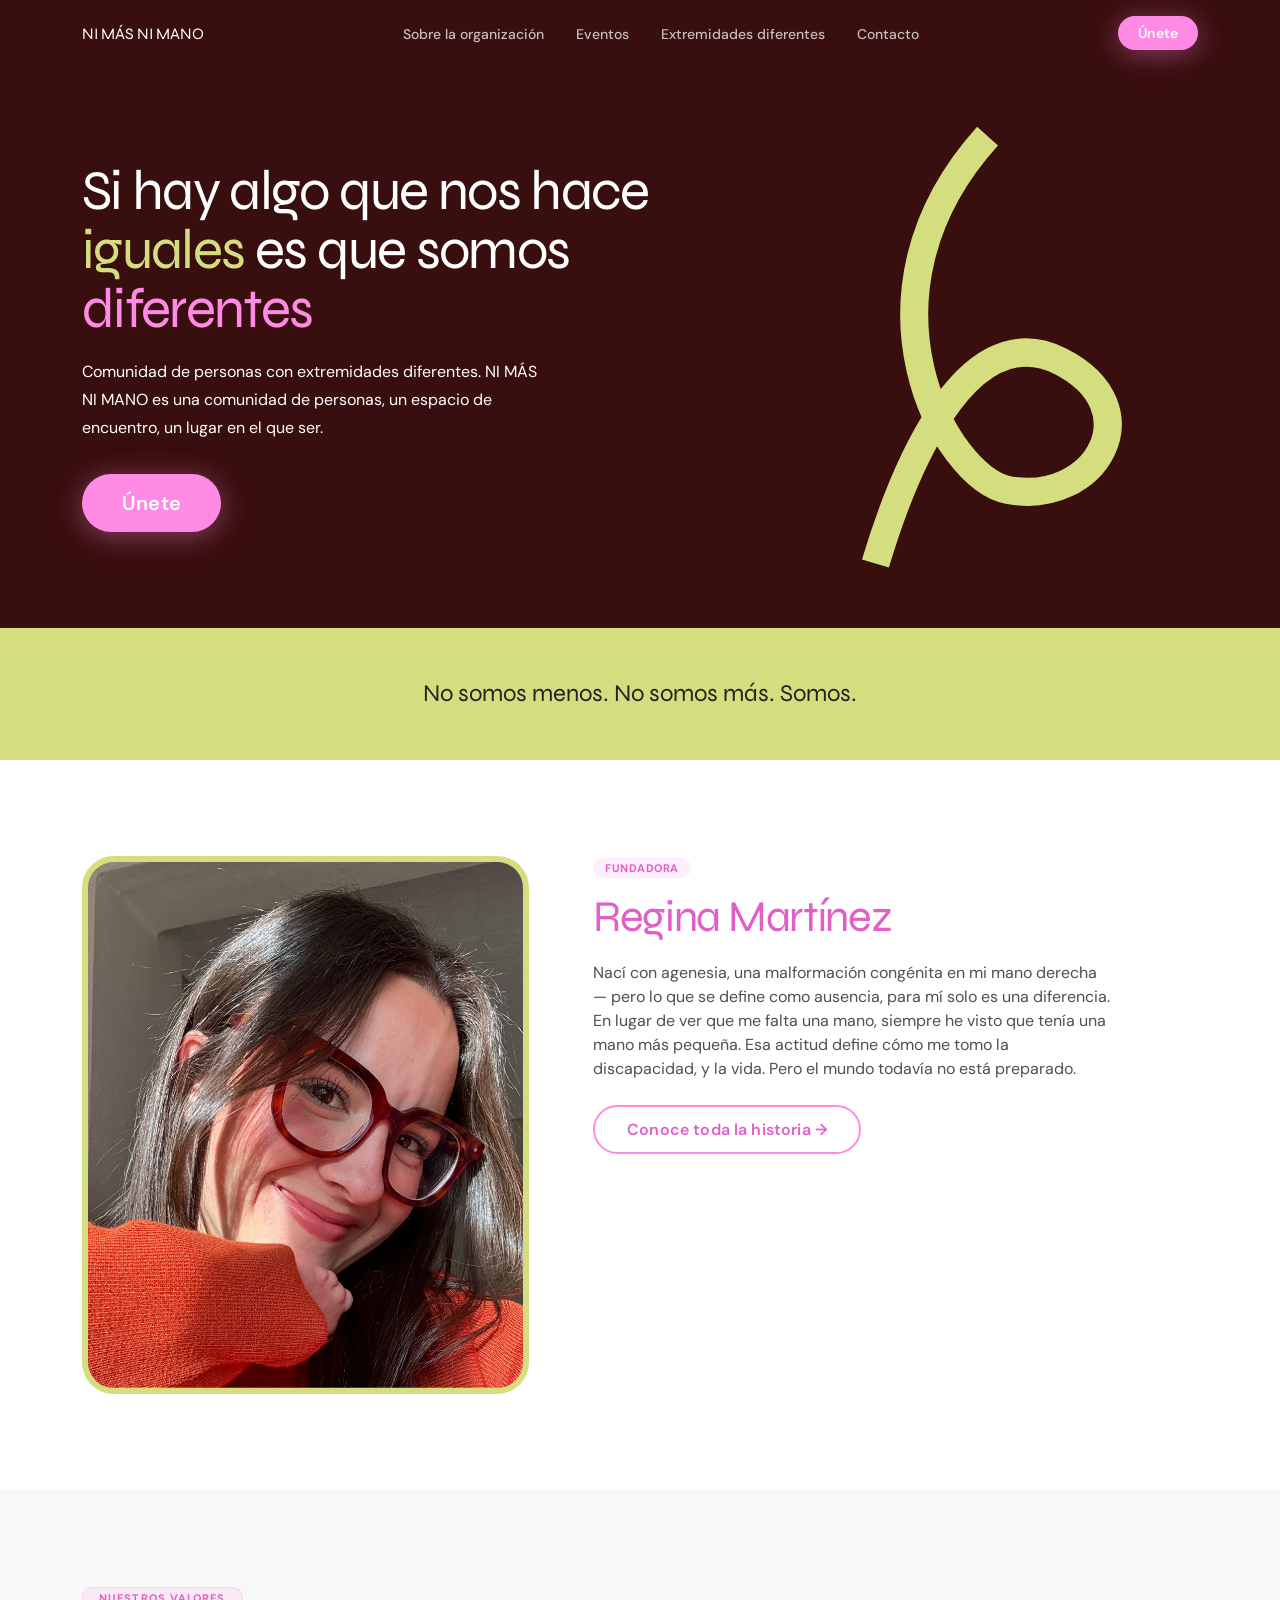
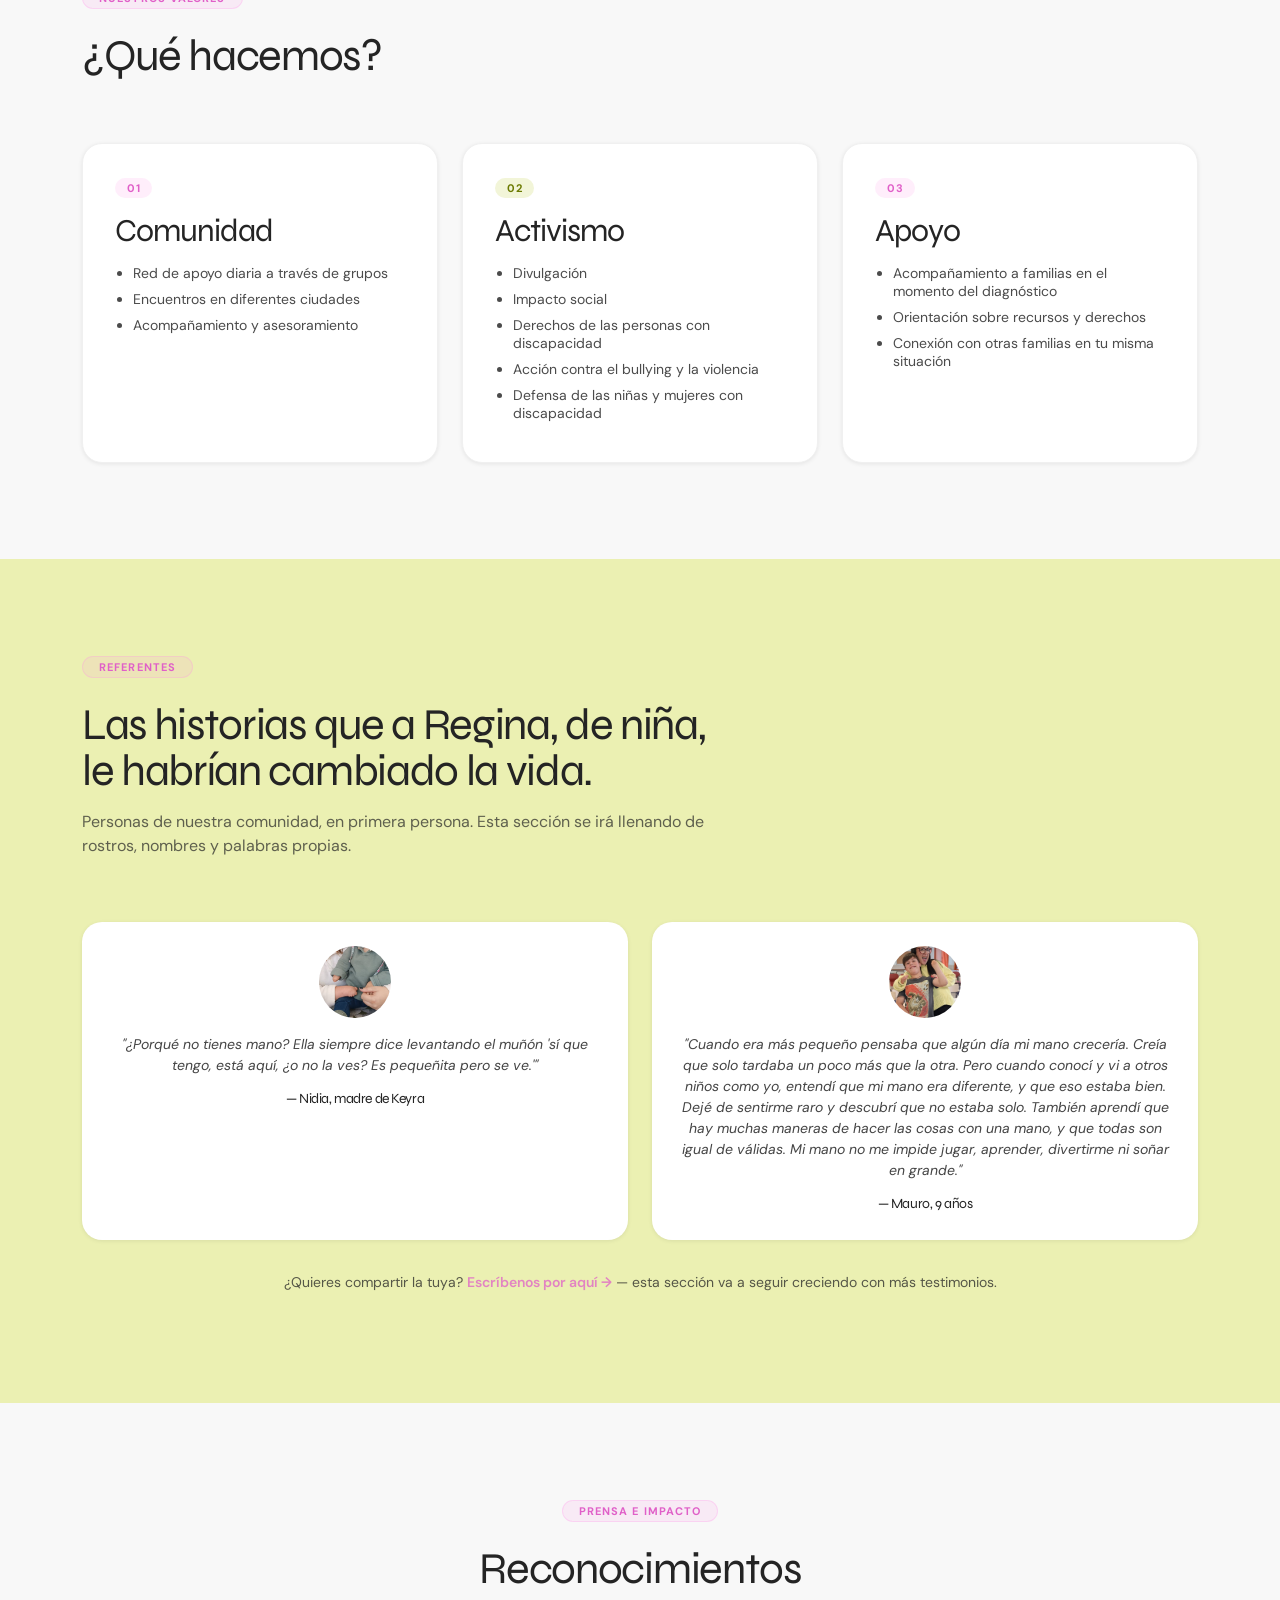
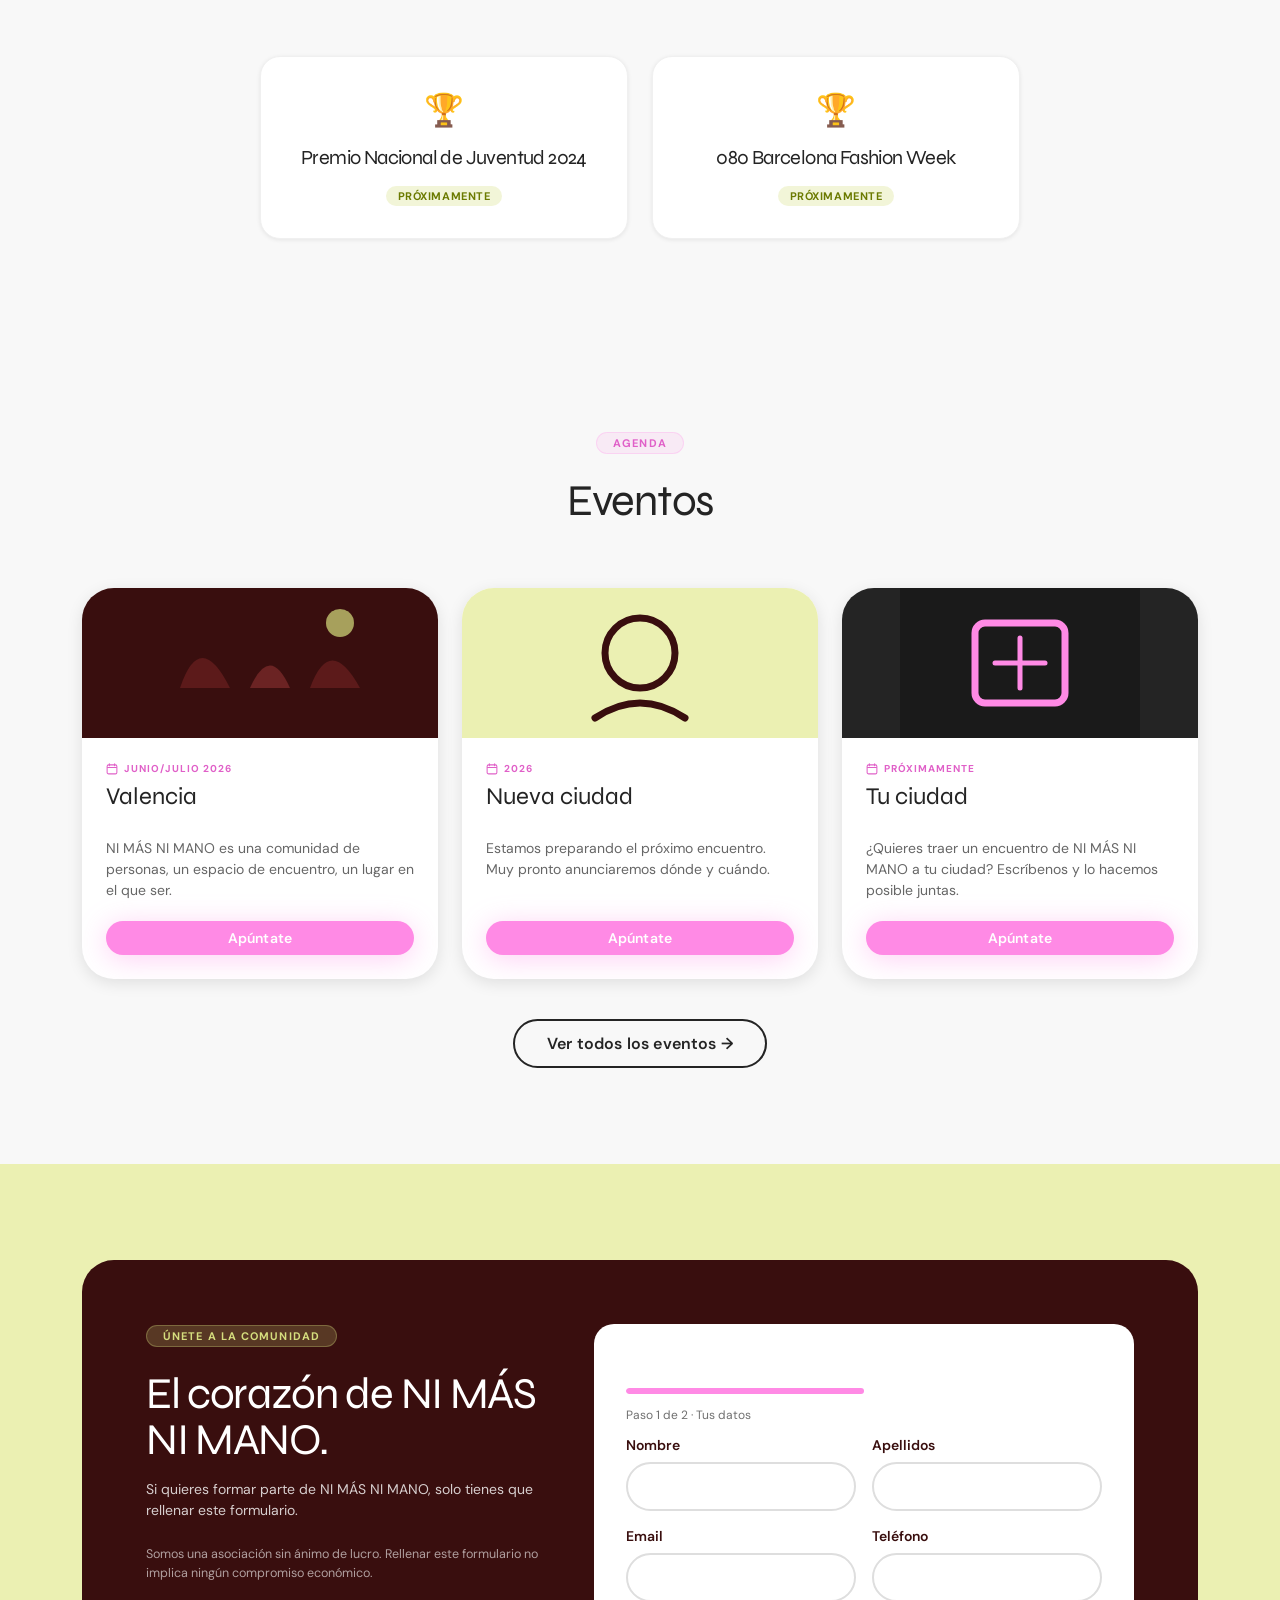
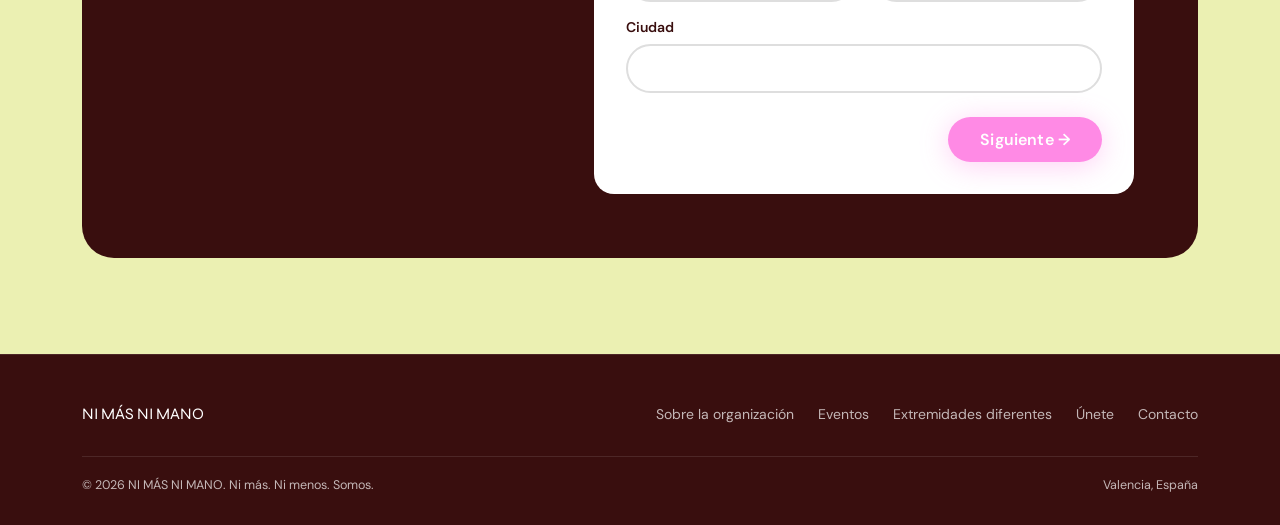
<file: index.html>
<!DOCTYPE html>
<html lang="es">
<head>
<meta charset="UTF-8">
<meta name="viewport" content="width=device-width, initial-scale=1.0">
<title>NI MÁS NI MANO — Comunidad de personas con extremidades diferentes</title>
<link rel="preconnect" href="https://fonts.googleapis.com">
<link rel="preconnect" href="https://fonts.gstatic.com" crossorigin>
<link href="https://fonts.googleapis.com/css2?family=DM+Sans:ital,opsz,wght@0,9..40,300;0,9..40,400;0,9..40,500;0,9..40,600;0,9..40,700;1,9..40,400&family=Syne:wght@400;700;800&display=swap" rel="stylesheet">
<style>
  /* ============================================================
     DESIGN TOKENS — NI MÁS NI MANO v2.0 (sistema oficial)
  ============================================================ */
  :root {
    --color-rosa:     #FF8AE5;
    --color-negro:    #242424;
    --color-blanco:   #F8F8F8;
    --color-granate:  #390E0E;
    --color-verde:    #D5DE7E;

    --color-rosa-light:    #FFD4F7;
    --color-rosa-dark:     #E060C8;
    --color-verde-light:   #EBF0B2;
    --color-verde-dark:    #B0BB4A;
    --color-granate-light: #5C1A1A;
    --color-granate-dark:  #210808;
    --color-negro-soft:    #3A3A3A;
    --color-gris-100:      #F0F0F0;
    --color-gris-200:      #DEDEDE;
    --color-gris-400:      #A0A0A0;

    --font-display: 'Syne', sans-serif;
    --font-body:    'DM Sans', sans-serif;

    --size-xs:   0.75rem;
    --size-sm:   0.875rem;
    --size-md:   1rem;
    --size-lg:   1.25rem;
    --size-xl:   1.5rem;
    --size-2xl:  2rem;
    --size-3xl:  2.75rem;
    --size-4xl:  3.5rem;
    --size-5xl:  4.75rem;

    --weight-regular:  400;
    --weight-medium:   500;
    --weight-semibold: 600;
    --weight-bold:     700;
    --weight-extrabold: 800;

    --lh-tight:  1.05;
    --lh-snug:   1.2;
    --lh-normal: 1.5;
    --lh-loose:  1.75;

    --ls-tight:  -0.03em;
    --ls-normal:  0;
    --ls-wide:    0.05em;
    --ls-wider:   0.1em;

    --sp-1:  0.25rem;  --sp-2:  0.5rem;   --sp-3:  0.75rem;  --sp-4:  1rem;
    --sp-5:  1.25rem;  --sp-6:  1.5rem;   --sp-8:  2rem;     --sp-10: 2.5rem;
    --sp-12: 3rem;     --sp-16: 4rem;     --sp-20: 5rem;     --sp-24: 6rem;

    --r-sm:   0.375rem; --r-md:   0.75rem; --r-lg:   1.25rem; --r-xl:   2rem; --r-full: 9999px;

    --shadow-sm:    0 1px 4px rgba(0,0,0,0.08);
    --shadow-md:    0 4px 16px rgba(0,0,0,0.10);
    --shadow-lg:    0 12px 40px rgba(0,0,0,0.14);
    --shadow-rosa:  0 4px 28px rgba(255,138,229,0.40);
    --shadow-verde: 0 4px 28px rgba(213,222,126,0.35);

    --t-fast:   150ms ease;
    --t-normal: 250ms ease;
    --t-slow:   400ms cubic-bezier(0.4, 0, 0.2, 1);
  }

  *, *::before, *::after { box-sizing: border-box; }
  html { scroll-behavior: smooth; }
  @media (prefers-reduced-motion: reduce){ html{scroll-behavior:auto;} *{animation:none !important; transition:none !important;} }
  body {
    margin:0;
    font-family: var(--font-body);
    background: var(--color-blanco);
    color: var(--color-negro);
    -webkit-font-smoothing: antialiased;
  }
  a { color:inherit; text-decoration:none; }
  p { line-height: var(--lh-normal); }
  .wrap{ max-width:1180px; margin:0 auto; padding:0 var(--sp-8); }
  section{ padding: var(--sp-24) 0; }

  h1,h2,h3,h4{ font-family: var(--font-display); font-weight:var(--weight-regular); letter-spacing:var(--ls-tight); line-height:var(--lh-tight); margin:0; color:var(--color-negro); }
  .pink{ color:var(--color-rosa); }
  .verde{ color:var(--color-verde); }

  /* ---------- eyebrow / badge ---------- */
  .eyebrow{
    display:inline-flex; font-size:11px; font-weight:var(--weight-bold);
    letter-spacing:var(--ls-wider); text-transform:uppercase;
    background: rgba(255,138,229,0.12); color: var(--color-rosa-dark);
    border:1px solid rgba(255,138,229,0.25);
    padding:3px var(--sp-4); border-radius:var(--r-full); margin-bottom:var(--sp-6);
  }
  .eyebrow-light{ background:rgba(213,222,126,0.2); color:var(--color-verde); border-color:rgba(213,222,126,0.3); }
  .badge{
    display:inline-flex; align-items:center; font-size:11px; font-weight:var(--weight-bold);
    letter-spacing:var(--ls-wide); text-transform:uppercase; border-radius:var(--r-full); padding:3px var(--sp-3);
  }
  .badge-rosa{ background:rgba(255,138,229,0.15); color:var(--color-rosa-dark); }
  .badge-verde{ background:rgba(213,222,126,0.30); color:#6b7a00; }

  /* ---------- buttons ---------- */
  .btn{
    display:inline-flex; align-items:center; justify-content:center; gap:var(--sp-2);
    font-family:var(--font-body); font-weight:var(--weight-semibold); cursor:pointer;
    border:none; outline:none; white-space:nowrap; letter-spacing:.01em;
    transition:transform var(--t-fast), box-shadow var(--t-fast), background var(--t-fast), color var(--t-fast);
  }
  .btn:hover{ transform:translateY(-2px); }
  .btn:focus-visible{ outline:3px solid var(--color-granate); outline-offset:3px; }
  .btn-sm{ font-size:var(--size-sm); padding:var(--sp-2) var(--sp-5); border-radius:var(--r-full); }
  .btn-md{ font-size:var(--size-md); padding:var(--sp-3) var(--sp-8); border-radius:var(--r-full); }
  .btn-lg{ font-size:var(--size-lg); padding:var(--sp-4) var(--sp-10); border-radius:var(--r-full); }
  .btn-rosa{ background:var(--color-rosa); color:#fff; box-shadow:var(--shadow-rosa); }
  .btn-rosa:hover{ background:var(--color-rosa-dark); box-shadow:0 6px 36px rgba(255,138,229,.55); }
  .btn-verde{ background:var(--color-verde); color:var(--color-negro); box-shadow:var(--shadow-verde); }
  .btn-verde:hover{ background:var(--color-verde-dark); }
  .btn-outline{ background:transparent; color:var(--color-negro); border:2px solid var(--color-negro); }
  .btn-outline:hover{ background:var(--color-negro); color:#fff; }
  .btn-outline-rosa{ background:transparent; color:var(--color-rosa-dark); border:2px solid var(--color-rosa); }
  .btn-outline-rosa:hover{ background:var(--color-rosa); color:#fff; }
  .btn-outline-light{ background:transparent; color:#fff; border:2px solid #fff; }
  .btn-outline-light:hover{ background:#fff; color:var(--color-negro); }

  /* ---------- navbar ---------- */
  header{ position:sticky; top:0; z-index:100; background: var(--color-granate); box-shadow: var(--shadow-md); }
  .navbar{
    display:flex; align-items:center; justify-content:space-between;
    max-width:1180px; margin:0 auto;
    padding: var(--sp-4) var(--sp-8);
    color:#fff;
  }
  .navbar-logo{ display:flex; align-items:center; gap:var(--sp-3); font-family:var(--font-display); font-size:var(--size-md); }
  .logo-ring{
    width:38px; height:38px; border-radius:50%; border:2px solid var(--color-rosa);
    display:flex; align-items:center; justify-content:center; text-align:center;
    font-size:8.5px; font-weight:800; font-family:var(--font-body); line-height:1.1; padding:2px; flex-shrink:0;
  }
  .navbar-links{ display:flex; gap:var(--sp-8); list-style:none; margin:0; padding:0; }
  .navbar-links a{ font-size:var(--size-sm); font-weight:var(--weight-medium); color:rgba(248,248,248,.75); transition:color var(--t-fast); }
  .navbar-links a:hover{ color:#fff; }
  .burger{ display:none; background:none; border:none; cursor:pointer; padding:6px; }
  .burger span{ display:block; width:22px; height:2.5px; background:#fff; margin:5px 0; border-radius:2px; }
  @media (max-width:900px){
    .navbar-links{ position:absolute; top:100%; left:0; right:0; background:var(--color-granate);
      flex-direction:column; align-items:flex-start; padding:var(--sp-5) var(--sp-8); gap:var(--sp-4); display:none; }
    .navbar-links.open{ display:flex; }
    .burger{ display:block; }
  }
  .navbar-links a[aria-current="page"]{ color:#fff; border-bottom:2px solid var(--color-rosa); padding-bottom:2px; }

  /* ---------- skip link ---------- */
  .skip-link{
    position:absolute; left:-9999px; top:0; z-index:200;
    background:var(--color-rosa); color:#fff; padding:var(--sp-3) var(--sp-6);
    border-radius:0 0 var(--r-md) 0; font-weight:var(--weight-semibold); font-size:var(--size-sm);
  }
  .skip-link:focus{ left:0; }

  /* ---------- hero ---------- */
  .hero-dark{
    background: var(--color-granate); color:#fff; position:relative; overflow:hidden;
    padding: var(--sp-24) var(--sp-8);
  }
  .hero-dark h1, .hero-dark h2, .hero-dark h3, .hero-dark h4{ color:#fff; }
  .hero-graphic{ position:absolute; right:0; top:0; height:100%; width:45%; display:flex; align-items:center; justify-content:center; pointer-events:none; }
  .hero-inner{ position:relative; z-index:1; max-width:600px; }
  .hero-heading{ font-size:clamp(32px,5vw,var(--size-4xl)); }
  .hero-body{ font-size:var(--size-md); line-height:var(--lh-loose); margin-top:var(--sp-5); max-width:460px; opacity:.72; }
  .hero-actions{ display:flex; gap:var(--sp-4); margin-top:var(--sp-8); flex-wrap:wrap; }

  /* ---------- banner verde ---------- */
  .banner-verde{ background:var(--color-verde); text-align:center; padding:var(--sp-12) 0; }
  .banner-verde p{ font-family:var(--font-display); font-size:clamp(17px,2.2vw,var(--size-xl)); color:var(--color-negro); max-width:760px; margin:0 auto; }

  /* ---------- quienes somos ---------- */
  .quienes{ background:#fff; }
  .story{ display:grid; grid-template-columns:.85fr 1.15fr; gap:var(--sp-16); align-items:flex-start; }
  .story-portrait{
    border-radius:var(--r-xl); aspect-ratio:1737/2088; border:6px solid var(--color-verde);
    background: linear-gradient(150deg,#DDBBA9,#A9787A);
    overflow:hidden;
  }
  .story-portrait img{ width:100%; height:100%; object-fit:cover; object-position:top center; display:block; }
  .story h2{ color:var(--color-rosa-dark); font-size:clamp(28px,3.6vw,var(--size-3xl)); margin-bottom:var(--sp-5); }
  .story p{ font-size:var(--size-md); opacity:.8; margin:0 0 var(--sp-6); max-width:520px; }

  /* ---------- que hacemos ---------- */
  .section-head{ margin-bottom:var(--sp-16); max-width:640px; }
  .section-head h2{ font-size:clamp(28px,4vw,var(--size-3xl)); }
  .section-head p{ margin-top:var(--sp-4); opacity:.7; font-size:var(--size-md); }
  .card{ background:#fff; border-radius:var(--r-lg); padding:var(--sp-8); box-shadow:var(--shadow-sm); border:1px solid var(--color-gris-100); }
  .grid{ display:grid; gap:var(--sp-6); }
  .g2{ grid-template-columns:repeat(2,1fr); }
  .g3{ grid-template-columns:repeat(3,1fr); }
  .g4{ grid-template-columns:repeat(4,1fr); }
  .pillar-card ul{ margin:var(--sp-4) 0 0; padding-left:1.1rem; font-size:var(--size-sm); opacity:.82; }
  .pillar-card li{ margin-bottom:var(--sp-2); }
  .pillar-card h3{ font-size:var(--size-2xl); margin-top:var(--sp-4); }

  /* ---------- referentes ---------- */
  .referentes{ background:var(--color-verde-light); }
  .ref-card{ background:#fff; border-radius:var(--r-lg); padding:var(--sp-6); text-align:center; box-shadow:var(--shadow-sm); }
  .ref-avatar{ width:72px; height:72px; border-radius:50%; margin:0 auto var(--sp-4); background:linear-gradient(135deg,var(--color-rosa-light),var(--color-verde)); display:flex; align-items:center; justify-content:center; font-size:20px; overflow:hidden; }
  .ref-avatar img{ width:100%; height:100%; object-fit:cover; display:block; }
  .ref-card h4{ font-family:var(--font-display); font-size:var(--size-sm); color:var(--color-negro); margin:0 0 4px; }
  .ref-card p{ font-size:12.5px; opacity:.75; margin:0; }
  .ref-note{ margin-top:var(--sp-8); text-align:center; font-size:var(--size-sm); opacity:.75; }
  .ref-note a{ color:var(--color-rosa-dark); font-weight:var(--weight-semibold); }

  /* ---------- prensa ---------- */
  .milestone{ border-radius:var(--r-lg); padding:var(--sp-8); color:#fff; }
  .milestone .yr{ font-family:var(--font-display); font-size:var(--size-3xl); }
  .milestone p{ opacity:.9; font-size:var(--size-sm); margin-top:var(--sp-2); }
  .press-row{ display:flex; gap:var(--sp-4); flex-wrap:wrap; justify-content:center; margin-top:var(--sp-8); }
  .press-chip{ font-size:var(--size-xs); font-weight:var(--weight-semibold); color:var(--color-negro); opacity:.5; background:var(--color-gris-100); padding:var(--sp-2) var(--sp-5); border-radius:var(--r-full); }
  .press-card{ text-align:center; }
  .press-icon{ font-size:32px; margin-bottom:var(--sp-4); }
  .press-card h3{ font-family:var(--font-display); font-size:var(--size-lg); margin-bottom:var(--sp-4); }

  /* ---------- event card ---------- */
  .eventos{ background:var(--color-blanco); }
  .eventos .section-head{ text-align:center; margin-left:auto; margin-right:auto; }
  .event-card{ border-radius:var(--r-xl); overflow:hidden; box-shadow:var(--shadow-md); background:#fff; transition:transform var(--t-normal), box-shadow var(--t-normal); display:flex; flex-direction:column; }
  .event-card:hover{ transform:translateY(-5px); box-shadow:var(--shadow-lg); }
  .event-card-img{ height:150px; display:flex; align-items:center; justify-content:center; overflow:hidden; }
  .event-card-body{ padding:var(--sp-6); }
  .event-card-body{ display:flex; flex-direction:column; flex:1; }
  .event-card-date{ display:inline-flex; align-items:center; gap:6px; font-size:10px; font-weight:var(--weight-bold); letter-spacing:var(--ls-wider); text-transform:uppercase; color:var(--color-rosa-dark); margin-bottom:var(--sp-2); }
  .event-card-date svg{ width:12px; height:12px; flex-shrink:0; }
  .event-card-title{ font-family:var(--font-display); font-size:var(--size-xl); line-height:var(--lh-snug); margin-bottom:var(--sp-3); }
  .event-card-desc{ font-size:var(--size-sm); color:#666; line-height:var(--lh-normal); margin-bottom:var(--sp-5); flex:1; }

  /* ---------- unete ---------- */
  .unete-wrap{ background:var(--color-verde-light); }
  .unete-shell{ background:var(--color-granate); border-radius:var(--r-xl); padding:var(--sp-16); color:#fff; position:relative; overflow:hidden; }
  .unete-shell h1, .unete-shell h2, .unete-shell h3, .unete-shell h4{ color:#fff; }
  .unete-grid{ display:grid; grid-template-columns:.85fr 1.15fr; gap:var(--sp-12); position:relative; z-index:1; }
  .unete-copy p{ opacity:.8; margin-top:var(--sp-4); font-size:var(--size-sm); }
  .progress-track{ height:6px; background:rgba(255,255,255,.2); border-radius:3px; margin:var(--sp-8) 0 var(--sp-2); overflow:hidden; }
  .progress-fill{ height:100%; width:50%; background:var(--color-rosa); border-radius:3px; transition:width .3s ease; }
  .step-label{ font-size:var(--size-xs); opacity:.65; }
  .form-card{ background:#fff; border-radius:var(--r-lg); padding:var(--sp-8); color:var(--color-negro); }
  .form-step{ display:none; }
  .form-step.active{ display:block; }
  .field-row{ display:grid; grid-template-columns:1fr 1fr; gap:var(--sp-4); margin-bottom:var(--sp-4); }
  .form-group{ display:flex; flex-direction:column; gap:var(--sp-2); margin-bottom:var(--sp-4); }
  .form-group.full{ grid-column:1/-1; }
  .form-label{ font-size:var(--size-sm); font-weight:var(--weight-semibold); color:var(--color-granate); }
  .form-input{
    font-family:var(--font-body); font-size:var(--size-md); padding:var(--sp-3) var(--sp-5);
    border:2px solid var(--color-gris-200); border-radius:var(--r-full); outline:none; width:100%; background:#fff;
    transition:border-color var(--t-fast), box-shadow var(--t-fast);
  }
  .form-input:focus{ border-color:var(--color-rosa); box-shadow:0 0 0 3px rgba(255,138,229,.18); }
  .option-list{ display:flex; flex-direction:column; gap:var(--sp-2); }
  .option{ display:flex; align-items:flex-start; gap:var(--sp-2); font-size:var(--size-sm); background:var(--color-gris-100); border:1.5px solid var(--color-gris-200); border-radius:var(--r-md); padding:var(--sp-3); cursor:pointer; }
  .option input{ margin-top:2px; }
  .form-actions{ display:flex; justify-content:space-between; margin-top:var(--sp-6); gap:var(--sp-3); }
  .thankyou{ display:none; text-align:center; padding:var(--sp-8) 0; }
  .thankyou.active{ display:block; }
  .thankyou .check{ font-size:38px; }
  .donate-strip{ margin-top:var(--sp-8); display:flex; align-items:center; justify-content:space-between; background:rgba(255,255,255,.08); border-radius:var(--r-lg); padding:var(--sp-5) var(--sp-6); position:relative; z-index:1; flex-wrap:wrap; gap:var(--sp-4); }
  .donate-strip p{ margin:0; font-size:var(--size-sm); opacity:.85; max-width:420px; }

  /* ---------- extremidades ---------- */
  .accordion{ max-width:760px; }
  .acc-item{ border-bottom:1.5px solid var(--color-gris-200); padding:var(--sp-6) 0; }
  .acc-head{ display:flex; align-items:center; justify-content:space-between; width:100%; background:none; border:none; padding:0; text-align:left; cursor:pointer; font-family:var(--font-display); font-size:var(--size-lg); color:var(--color-granate); }
  .acc-head:focus-visible{ outline:3px solid var(--color-granate); outline-offset:3px; }
  .acc-head .icon{ width:28px; height:28px; border-radius:50%; background:rgba(255,138,229,.15); color:var(--color-rosa-dark); display:flex; align-items:center; justify-content:center; font-size:16px; flex-shrink:0; transition:transform .25s ease; }
  .acc-item.open .acc-head .icon{ transform:rotate(45deg); }
  .acc-body{ max-height:0; overflow:hidden; transition:max-height .3s ease; }
  .acc-item.open .acc-body{ max-height:260px; }
  .acc-body p{ padding-top:var(--sp-3); font-size:var(--size-md); opacity:.8; max-width:640px; }

  /* ---------- contacto ---------- */
  .contacto{ background:var(--color-verde-light); }
  .contact-grid{ display:grid; grid-template-columns:1fr 1fr; gap:var(--sp-16); align-items:start; }
  .contact-list{ display:flex; flex-direction:column; gap:var(--sp-4); margin-top:var(--sp-6); }
  .contact-item{ display:flex; align-items:center; gap:var(--sp-4); background:#fff; border-radius:var(--r-md); padding:var(--sp-4) var(--sp-5); box-shadow:var(--shadow-sm); }
  .contact-item .ic{ width:40px; height:40px; border-radius:50%; background:rgba(255,138,229,.15); color:var(--color-rosa-dark); display:flex; align-items:center; justify-content:center; flex-shrink:0; }
  .contact-item b{ color:var(--color-granate); font-size:var(--size-md); display:block; }
  .contact-item span{ font-size:var(--size-xs); opacity:.65; }
  .mini-form textarea{
    font-family:var(--font-body); font-size:var(--size-md); padding:var(--sp-3) var(--sp-5);
    border:2px solid var(--color-gris-200); border-radius:var(--r-md); width:100%; resize:vertical; min-height:90px; background:#fff; outline:none;
  }
  .mini-form textarea:focus{ border-color:var(--color-rosa); }

  footer{ background:var(--color-granate); color:rgba(255,255,255,.7); padding:var(--sp-12) 0 var(--sp-8); border-top:1px solid rgba(255,255,255,.1); }
  .footer-top{ display:flex; justify-content:space-between; flex-wrap:wrap; gap:var(--sp-6); padding-bottom:var(--sp-8); border-bottom:1px solid rgba(255,255,255,.1); }
  .footer-links{ display:flex; gap:var(--sp-6); flex-wrap:wrap; list-style:none; padding:0; margin:0; }
  .footer-links a{ color:#fff; opacity:.7; font-size:var(--size-sm); }
  .footer-bottom{ display:flex; justify-content:space-between; padding-top:var(--sp-5); font-size:12.5px; flex-wrap:wrap; gap:var(--sp-2); }

  [data-reveal]{ opacity:0; transform:translateY(18px); transition:opacity .6s ease, transform .6s ease; }
  [data-reveal].in{ opacity:1; transform:none; }

  @media (max-width:900px){
    .story, .unete-grid, .contact-grid{ grid-template-columns:1fr; }
    .g2, .g3{ grid-template-columns:1fr; }
    .g4{ grid-template-columns:repeat(2,1fr); }
    section{ padding:var(--sp-16) 0; }
    .hero-graphic{ display:none; }
    .unete-shell{ padding:var(--sp-8); }
    .field-row{ grid-template-columns:1fr; }
  }
</style>
</head>
<body>

<a href="#inicio" class="skip-link">Saltar al contenido</a>

<!-- ================= NAV ================= -->
<header>
  <div class="navbar">
    <a href="#inicio" class="navbar-logo">
     NI MÁS NI MANO
    </a>
    <ul class="navbar-links" id="navLinks">
      <li><a href="sobre-la-organizacion.html">Sobre la organización</a></li>
      <li><a href="eventos.html">Eventos</a></li>
      <li><a href="extremidades-diferentes.html">Extremidades diferentes</a></li>
      <li><a href="#unete">Contacto</a></li>
    </ul>
    <a href="#unete" class="btn btn-rosa btn-sm">Únete</a>
    <button class="burger" id="burgerBtn" aria-label="Abrir menú" aria-expanded="false"><span></span><span></span><span></span></button>
  </div>
</header>

<!-- ================= HERO ================= -->
<section class="hero-dark" id="inicio" style="padding-top:var(--sp-24); padding-bottom:var(--sp-24);">
  <div class="hero-graphic" id="heroParallax">
    <svg viewBox="0 0 417 707" width="260" height="100%" fill="none" preserveAspectRatio="xMidYMid meet" aria-hidden="true">
      <path d="M21.5549 700.473C59.6315 573.281 161.197 296.457 318.025 375.876C466.52 451.075 375.138 609.089 234.259 582.436C133.592 563.391 -29.4835 270.289 201.406 15.0956" stroke="#D5DE7E" stroke-width="45"/>
    </svg>
  </div>
  <div class="wrap">
    <div class="hero-inner">
      <!-- <span class="eyebrow eyebrow-light">Asociación NI MÁS NI MANO</span> -->
      <h1 class="hero-heading">Si hay algo que nos hace <span class="verde">iguales</span> es que somos<br><span class="pink">diferentes</span></h1>
      <p class="hero-body" style="color:#fff; opacity:1;">Comunidad de personas con extremidades diferentes. NI MÁS NI MANO es una comunidad de personas, un espacio de encuentro, un lugar en el que ser.</p>
      <div class="hero-actions">
        <a href="#unete" class="btn btn-rosa btn-lg">Únete</a>
      </div>
    </div>
  </div>
</section>

<!-- ================= BANNER VERDE ================= -->
<section class="banner-verde" style="padding-top:var(--sp-12); padding-bottom:var(--sp-12);">
  <div class="wrap">
    <p>No somos menos. No somos más. Somos.</p>
  </div>
</section>

<!-- ================= QUIENES SOMOS ================= -->
<section class="quienes" id="quienes-somos" data-reveal>
  <div class="wrap">
    <div class="story">
      <div class="story-portrait">
        <img src="regina.jpg" alt="Regina Martínez, fundadora de NI MÁS NI MANO">
      </div>
      <div>
        <span class="badge badge-rosa" style="margin-bottom:var(--sp-4);">Fundadora</span>
        <h2>Regina Martínez</h2>
        <p>Nací con agenesia, una malformación congénita en mi mano derecha — pero lo que se define como ausencia, para mí solo es una diferencia. En lugar de ver que me falta una mano, siempre he visto que tenía una mano más pequeña. Esa actitud define cómo me tomo la discapacidad, y la vida. Pero el mundo todavía no está preparado.</p>
        <a href="sobre-la-organizacion.html" class="btn btn-outline-rosa btn-md">Conoce toda la historia →</a>
      </div>
    </div>
  </div>
</section>

<!-- ================= QUE HACEMOS ================= -->
<section id="que-hacemos" data-reveal>
  <div class="wrap">
    <div class="section-head">
      <span class="eyebrow">NUESTROS VALORES</span>
      <h2>¿Qué hacemos?</h2>
    </div>
    <div class="grid g3">
      <div class="card pillar-card">
        <span class="badge badge-rosa">01</span>
        <h3>Comunidad</h3>
        <ul>
          <li>Red de apoyo diaria a través de grupos</li>
          <li>Encuentros en diferentes ciudades</li>
          <li>Acompañamiento y asesoramiento</li>
        </ul>
      </div>
      <div class="card pillar-card">
        <span class="badge badge-verde">02</span>
        <h3>Activismo</h3>
        <ul>
          <li>Divulgación</li>
          <li>Impacto social</li>
          <li>Derechos de las personas con discapacidad</li>
          <li>Acción contra el bullying y la violencia</li>
          <li>Defensa de las niñas y mujeres con discapacidad</li>
        </ul>
      </div>
      <div class="card pillar-card">
        <span class="badge badge-rosa">03</span>
        <h3>Apoyo</h3>
        <ul>
          <li>Acompañamiento a familias en el momento del diagnóstico</li>
          <li>Orientación sobre recursos y derechos</li>
          <li>Conexión con otras familias en tu misma situación</li>
        </ul>
      </div>
    </div>
  </div>
</section>

<!-- ================= REFERENTES ================= -->
<section class="referentes" id="referentes" data-reveal>
  <div class="wrap">
    <div class="section-head">
      <span class="eyebrow">Referentes</span>
      <h2 style="font-size:clamp(26px,4vw,var(--size-3xl));">Las historias que a Regina, de niña, le habrían cambiado la vida.</h2>
      <p>Personas de nuestra comunidad, en primera persona. Esta sección se irá llenando de rostros, nombres y palabras propias.</p>
    </div>
    <div class="grid g2">
      <div class="ref-card">
        <div class="ref-avatar"><img src="nidia.jpeg" alt="Nidia"></div>
        <p style="font-size:var(--size-sm); opacity:.85; line-height:var(--lh-normal); font-style:italic;">"¿Porqué no tienes mano? Ella siempre dice levantando el muñón 'sí que tengo, está aquí, ¿o no la ves? Es pequeñita pero se ve.'"</p>
        <h4 style="margin-top:var(--sp-4);">— Nidia, madre de Keyra</h4>
      </div>
      <div class="ref-card">
        <div class="ref-avatar"><img src="mauro.jpeg" alt="Mauro"></div>
        <p style="font-size:var(--size-sm); opacity:.85; line-height:var(--lh-normal); font-style:italic;">"Cuando era más pequeño pensaba que algún día mi mano crecería. Creía que solo tardaba un poco más que la otra. Pero cuando conocí y vi a otros niños como yo, entendí que mi mano era diferente, y que eso estaba bien. Dejé de sentirme raro y descubrí que no estaba solo. También aprendí que hay muchas maneras de hacer las cosas con una mano, y que todas son igual de válidas. Mi mano no me impide jugar, aprender, divertirme ni soñar en grande."</p>
        <h4 style="margin-top:var(--sp-4);">— Mauro, 9 años</h4>
      </div>
    </div>
    <p class="ref-note">¿Quieres compartir la tuya? <a href="#unete">Escríbenos por aquí →</a> — esta sección va a seguir creciendo con más testimonios.</p>
  </div>
</section>

<!-- ================= PRENSA ================= -->
<section id="prensa" data-reveal>
  <div class="wrap">
    <div class="section-head" style="text-align:center; margin-left:auto; margin-right:auto;">
      <span class="eyebrow">Prensa e impacto</span>
      <h2>Reconocimientos</h2>
    </div>
    <div class="grid g2" style="max-width:760px; margin:0 auto;">
      <div class="card press-card">
        <div class="press-icon">🏆</div>
        <h3>Premio Nacional de Juventud 2024</h3>
        <span class="badge badge-verde">Próximamente</span>
      </div>
      <div class="card press-card">
        <div class="press-icon">🏆</div>
        <h3>080 Barcelona Fashion Week</h3>
        <span class="badge badge-verde">Próximamente</span>
      </div>
    </div>
  </div>
</section>

<!-- ================= EVENTOS ================= -->
<section class="eventos" id="eventos" data-reveal>
  <div class="wrap">
    <div class="section-head">
      <span class="eyebrow">Agenda</span>
      <h2>Eventos</h2>
    </div>
    <div class="grid g3">
      <div class="event-card">
        <div class="event-card-img" style="background:var(--color-granate);">
          <svg viewBox="0 0 240 150" width="240" height="150" fill="none" aria-hidden="true">
            <rect width="240" height="150" fill="#390E0E"/>
            <path d="M40 100 Q60 40 90 100 Z" fill="#5C1A1A"/>
            <path d="M110 100 Q130 55 150 100 Z" fill="#6b2323"/>
            <path d="M170 100 Q190 45 220 100 Z" fill="#5C1A1A"/>
            <circle cx="200" cy="35" r="14" fill="#D5DE7E" opacity=".7"/>
          </svg>
        </div>
        <div class="event-card-body">
          <div class="event-card-date">
            <svg viewBox="0 0 16 16" fill="none" aria-hidden="true"><rect x="1.5" y="2.5" width="13" height="12" rx="2" stroke="currentColor" stroke-width="1.4"/><line x1="1.5" y1="6" x2="14.5" y2="6" stroke="currentColor" stroke-width="1.4"/><line x1="4.5" y1="1" x2="4.5" y2="3.5" stroke="currentColor" stroke-width="1.4" stroke-linecap="round"/><line x1="11.5" y1="1" x2="11.5" y2="3.5" stroke="currentColor" stroke-width="1.4" stroke-linecap="round"/></svg>
            Junio/julio 2026
          </div>
          <div class="event-card-title">Valencia</div>
          <p class="event-card-desc">NI MÁS NI MANO es una comunidad de personas, un espacio de encuentro, un lugar en el que ser.</p>
          <a href="#unete" class="btn btn-rosa btn-sm">Apúntate</a>
        </div>
      </div>
      <div class="event-card">
        <div class="event-card-img" style="background:var(--color-verde-light);">
          <svg viewBox="0 0 240 150" width="240" height="150" fill="none" aria-hidden="true">
            <rect width="240" height="150" fill="#EBF0B2"/>
            <circle cx="120" cy="65" r="35" stroke="#390E0E" stroke-width="7" fill="none"/>
            <path d="M75 130 Q120 100 165 130" stroke="#390E0E" stroke-width="7" stroke-linecap="round" fill="none"/>
          </svg>
        </div>
        <div class="event-card-body">
          <div class="event-card-date">
            <svg viewBox="0 0 16 16" fill="none" aria-hidden="true"><rect x="1.5" y="2.5" width="13" height="12" rx="2" stroke="currentColor" stroke-width="1.4"/><line x1="1.5" y1="6" x2="14.5" y2="6" stroke="currentColor" stroke-width="1.4"/><line x1="4.5" y1="1" x2="4.5" y2="3.5" stroke="currentColor" stroke-width="1.4" stroke-linecap="round"/><line x1="11.5" y1="1" x2="11.5" y2="3.5" stroke="currentColor" stroke-width="1.4" stroke-linecap="round"/></svg>
            2026
          </div>
          <div class="event-card-title">Nueva ciudad</div>
          <p class="event-card-desc">Estamos preparando el próximo encuentro. Muy pronto anunciaremos dónde y cuándo.</p>
          <a href="#unete" class="btn btn-rosa btn-sm">Apúntate</a>
        </div>
      </div>
      <div class="event-card">
        <div class="event-card-img" style="background:var(--color-negro);">
          <svg viewBox="0 0 240 150" width="240" height="150" fill="none" aria-hidden="true">
            <rect width="240" height="150" fill="#1a1a1a"/>
            <rect x="75" y="35" width="90" height="80" rx="10" stroke="#FF8AE5" stroke-width="7" fill="none"/>
            <line x1="95" y1="75" x2="145" y2="75" stroke="#FF8AE5" stroke-width="5" stroke-linecap="round"/>
            <line x1="120" y1="50" x2="120" y2="100" stroke="#FF8AE5" stroke-width="5" stroke-linecap="round"/>
          </svg>
        </div>
        <div class="event-card-body">
          <div class="event-card-date">
            <svg viewBox="0 0 16 16" fill="none" aria-hidden="true"><rect x="1.5" y="2.5" width="13" height="12" rx="2" stroke="currentColor" stroke-width="1.4"/><line x1="1.5" y1="6" x2="14.5" y2="6" stroke="currentColor" stroke-width="1.4"/><line x1="4.5" y1="1" x2="4.5" y2="3.5" stroke="currentColor" stroke-width="1.4" stroke-linecap="round"/><line x1="11.5" y1="1" x2="11.5" y2="3.5" stroke="currentColor" stroke-width="1.4" stroke-linecap="round"/></svg>
            Próximamente
          </div>
          <div class="event-card-title">Tu ciudad</div>
          <p class="event-card-desc">¿Quieres traer un encuentro de NI MÁS NI MANO a tu ciudad? Escríbenos y lo hacemos posible juntas.</p>
          <a href="#unete" class="btn btn-rosa btn-sm">Apúntate</a>
        </div>
      </div>
    </div>
    <div style="text-align:center; margin-top:var(--sp-10);">
      <a href="eventos.html" class="btn btn-outline btn-md">Ver todos los eventos →</a>
    </div>
  </div>
</section>

<!-- ================= UNETE ================= -->
<section class="unete-wrap" id="unete" data-reveal>
  <div class="wrap">
    <div class="unete-shell">
      <div class="unete-grid">
        <div class="unete-copy">
          <span class="eyebrow eyebrow-light">Únete a la comunidad</span>
          <h2 style="color:#fff; font-size:clamp(26px,4vw,var(--size-3xl));">El corazón de NI MÁS NI MANO.</h2>
          <p>Si quieres formar parte de NI MÁS NI MANO, solo tienes que rellenar este formulario.</p>
          <p style="margin-top:var(--sp-6); font-size:12.5px; opacity:.6;">Somos una asociación sin ánimo de lucro. Rellenar este formulario no implica ningún compromiso económico.</p>
        </div>

        <div class="form-card">
          <div class="progress-track"><div class="progress-fill" id="progressFill"></div></div>
          <p class="step-label" id="stepLabel">Paso 1 de 2 · Tus datos</p>

          <!-- Reemplazá esta URL por tu endpoint real de Formspree (https://formspree.io/f/TU_FORM_ID) -->
          <form id="joinForm" action="https://formspree.io/f/TU_FORM_ID" method="POST">
            <input type="text" name="_gotcha" style="display:none" tabindex="-1" autocomplete="off">
            <input type="hidden" name="_subject" value="Nueva solicitud de alta — NI MÁS NI MANO">

            <div class="form-step active" id="step1">
              <div class="field-row">
                <div class="form-group" style="margin-bottom:0;"><label class="form-label" for="nombre">Nombre</label><input class="form-input" type="text" id="nombre" name="nombre" required></div>
                <div class="form-group" style="margin-bottom:0;"><label class="form-label" for="apellidos">Apellidos</label><input class="form-input" type="text" id="apellidos" name="apellidos" required></div>
              </div>
              <div class="field-row">
                <div class="form-group" style="margin-bottom:0;"><label class="form-label" for="email">Email</label><input class="form-input" type="email" id="email" name="email" required></div>
                <div class="form-group" style="margin-bottom:0;"><label class="form-label" for="telefono">Teléfono</label><input class="form-input" type="tel" id="telefono" name="telefono"></div>
              </div>
              <div class="form-group"><label class="form-label" for="ciudad">Ciudad</label><input class="form-input" type="text" id="ciudad" name="ciudad" required></div>
              <div class="form-actions" style="justify-content:flex-end;">
                <button type="button" class="btn btn-rosa btn-md" id="toStep2">Siguiente →</button>
              </div>
            </div>

            <div class="form-step" id="step2">
              <div class="form-group">
                <label class="form-label">¿Cuál es tu relación con la asociación?</label>
                <div class="option-list">
                  <label class="option"><input type="radio" name="relacion" value="Tengo una extremidad diferente" required> Tengo una extremidad diferente</label>
                  <label class="option"><input type="radio" name="relacion" value="Soy familiar de alguien con una extremidad diferente"> Soy familiar de alguien con una extremidad diferente</label>
                  <label class="option"><input type="radio" name="relacion" value="Tengo otra condición de discapacidad"> Tengo otra condición de discapacidad</label>
                  <label class="option"><input type="radio" name="relacion" value="Quiero sumarme para apoyar (sin relación directa)"> Quiero sumarme para apoyar (sin relación directa)</label>
                </div>
              </div>

              <label class="option" style="margin-bottom:var(--sp-4);">
                <input type="checkbox" id="joinConsent" name="consentimiento" required>
                Acepto que mis datos se usen para gestionar mi contacto con la asociación.
              </label>

              <div class="form-actions">
                <button type="button" class="btn btn-outline btn-md" id="toStep1">← Atrás</button>
                <button type="submit" class="btn btn-rosa btn-md">Unirme a la comunidad</button>
              </div>
            </div>
          </form>

          <div class="thankyou" id="thankyou">
            <div class="check">💗</div>
            <h3 style="font-size:var(--size-xl); margin:var(--sp-2) 0; color:var(--color-granate);">¡Bienvenida/o!</h3>
            <p id="thankyouText" style="font-size:var(--size-sm); opacity:.7; margin:0;"></p>
          </div>
        </div>
      </div>

      <!-- <div class="donate-strip">
        <p><b style="display:block; font-family:var(--font-display); font-size:var(--size-md); color:#fff; margin-bottom:var(--sp-1);">¿Quieres ayudarnos a seguir creciendo?</b>NI MÁS NI MANO es una asociación sin ánimo de lucro. Tu aporte económico nos ayuda a organizar encuentros y sostener nuestros proyectos.</p>
        <a href="#donar" class="btn btn-outline-light btn-sm">Colaborar</a>
      </div> -->
    </div>
  </div>
</section>

<!-- ================= CONTACTO ================= -->
<!-- <section class="contacto" id="contacto" data-reveal>
  <div class="wrap">
    <div class="section-head">
      <span class="eyebrow">Contacto</span>
      <h2>Hablemos.</h2>
    </div>
    <div class="contact-grid">
      <div>
        <p style="opacity:.75; font-size:var(--size-md);">Para prensa, colaboraciones o cualquier otra consulta, escríbenos. Respondemos siempre nosotras mismas.</p>
        <div class="contact-list">
          <a class="contact-item" href="mailto:nimasnimano@gmail.com">
            <span class="ic">✉️</span>
            <span><b>nimasnimano@gmail.com</b><span>Escríbenos directamente</span></span>
          </a>
          <a class="contact-item" href="https://instagram.com/nimasnimano" target="_blank" rel="noopener">
            <span class="ic">📷</span>
            <span><b>@nimasnimano</b><span>Síguenos en Instagram</span></span>
          </a>
        </div>
      </div>
      <div class="card mini-form">
        <form onsubmit="event.preventDefault(); this.querySelector('button').textContent='Mensaje enviado ✓'; this.querySelector('button').disabled=true;">
          <div class="form-group"><label class="form-label" for="cname">Nombre</label><input class="form-input" type="text" id="cname" required></div>
          <div class="form-group"><label class="form-label" for="cemail">Email</label><input class="form-input" type="email" id="cemail" required></div>
          <div class="form-group"><label class="form-label" for="cmsg">Mensaje</label><textarea id="cmsg" required></textarea></div>
          <button type="submit" class="btn btn-rosa btn-md" style="width:100%;">Enviar mensaje</button>
        </form>
      </div>
    </div>
  </div>
</section> -->

<!-- ================= FOOTER ================= -->
<footer>
  <div class="wrap">
    <div class="footer-top">
<a href="#inicio" class="navbar-logo" style="color:#fff;">NI MÁS NI MANO</a>
      <ul class="footer-links">
        <li><a href="sobre-la-organizacion.html">Sobre la organización</a></li>
        <li><a href="eventos.html">Eventos</a></li>
        <li><a href="extremidades-diferentes.html">Extremidades diferentes</a></li>
        <li><a href="#unete">Únete</a></li>
        <li><a href="#unete">Contacto</a></li>
      </ul>
    </div>
    <div class="footer-bottom">
      <span>© 2026 NI MÁS NI MANO. Ni más. Ni menos. Somos.</span>
      <span>Valencia, España</span>
    </div>
  </div>
</footer>

<script>
  const burger = document.getElementById('burgerBtn');
  const navLinks = document.getElementById('navLinks');
  burger.addEventListener('click', () => {
    const isOpen = navLinks.classList.toggle('open');
    burger.setAttribute('aria-expanded', isOpen ? 'true' : 'false');
    burger.setAttribute('aria-label', isOpen ? 'Cerrar menú' : 'Abrir menú');
  });
  navLinks.querySelectorAll('a').forEach(a => a.addEventListener('click', () => {
    navLinks.classList.remove('open');
    burger.setAttribute('aria-expanded', 'false');
    burger.setAttribute('aria-label', 'Abrir menú');
  }));

  const revealEls = document.querySelectorAll('[data-reveal]');
  const io = new IntersectionObserver((entries) => {
    entries.forEach(e => { if(e.isIntersecting){ e.target.classList.add('in'); io.unobserve(e.target); } });
  }, {threshold:.12});
  revealEls.forEach(el => io.observe(el));

  const heroParallax = document.getElementById('heroParallax');
  const prefersReducedMotion = window.matchMedia('(prefers-reduced-motion: reduce)').matches;
  if (heroParallax && !prefersReducedMotion) {
    let ticking = false;
    window.addEventListener('scroll', () => {
      if (!ticking) {
        requestAnimationFrame(() => {
          heroParallax.style.transform = `translateY(${window.scrollY * 0.25}px)`;
          ticking = false;
        });
        ticking = true;
      }
    }, { passive: true });
  }

  document.querySelectorAll('.acc-head').forEach(head => {
    head.addEventListener('click', () => {
      const item = head.parentElement;
      const wasOpen = item.classList.contains('open');
      document.querySelectorAll('.acc-item').forEach(i => {
        i.classList.remove('open');
        i.querySelector('.acc-head').setAttribute('aria-expanded', 'false');
      });
      if(!wasOpen){ item.classList.add('open'); head.setAttribute('aria-expanded', 'true'); }
    });
  });

  const step1 = document.getElementById('step1');
  const step2 = document.getElementById('step2');
  const progressFill = document.getElementById('progressFill');
  const stepLabel = document.getElementById('stepLabel');
  const joinForm = document.getElementById('joinForm');
  const thankyou = document.getElementById('thankyou');

  document.getElementById('toStep2').addEventListener('click', () => {
    if(!document.getElementById('nombre').value || !document.getElementById('email').value || !document.getElementById('ciudad').value){
      document.getElementById('step1').querySelectorAll('input[required]').forEach(i => { if(!i.value) i.style.borderColor = '#FF8AE5'; });
      return;
    }
    step1.classList.remove('active');
    step2.classList.add('active');
    progressFill.style.width = '100%';
    stepLabel.textContent = 'Paso 2 de 2 · Cuéntanos más';
  });
  document.getElementById('toStep1').addEventListener('click', () => {
    step2.classList.remove('active');
    step1.classList.add('active');
    progressFill.style.width = '50%';
    stepLabel.textContent = 'Paso 1 de 2 · Tus datos';
  });
  // Reemplazá este link por el de tu formulario de Google real
  const GOOGLE_FORM_LINK = 'PEGAR_AQUI_EL_LINK_DEL_GOOGLE_FORM';
  const thankyouText = document.getElementById('thankyouText');

  joinForm.addEventListener('submit', async (e) => {
    e.preventDefault();
    const submitBtn = joinForm.querySelector('button[type="submit"]');
    submitBtn.disabled = true;
    submitBtn.textContent = 'Enviando...';

    const formData = new FormData(joinForm);
    const relacion = formData.get('relacion');

    try {
      const response = await fetch(joinForm.action, {
        method: 'POST',
        body: formData,
        headers: { 'Accept': 'application/json' }
      });
      if (!response.ok) throw new Error('Formspree respondió con un error');

      const quiereFormularioDetallado = relacion === 'Tengo una extremidad diferente' || relacion === 'Soy familiar de alguien con una extremidad diferente';
      thankyouText.innerHTML = quiereFormularioDetallado
        ? `Ya formas parte de NI MÁS NI MANO. Si querés contarnos un poco más sobre tu situación, completá también <a href="${GOOGLE_FORM_LINK}" target="_blank" rel="noopener" style="color:var(--color-rosa-dark); font-weight:600;">este formulario</a>.`
        : 'Ya formas parte de NI MÁS NI MANO. Te escribiremos muy pronto.';

      joinForm.style.display = 'none';
      document.querySelector('.progress-track').style.display = 'none';
      stepLabel.style.display = 'none';
      thankyou.classList.add('active');
    } catch (err) {
      submitBtn.disabled = false;
      submitBtn.textContent = 'Unirme a la comunidad';
      alert('Hubo un problema al enviar el formulario. Probá de nuevo o escribinos directamente a nimasnimano@gmail.com.');
    }
  });
</script>
</body>
</html>
</file>
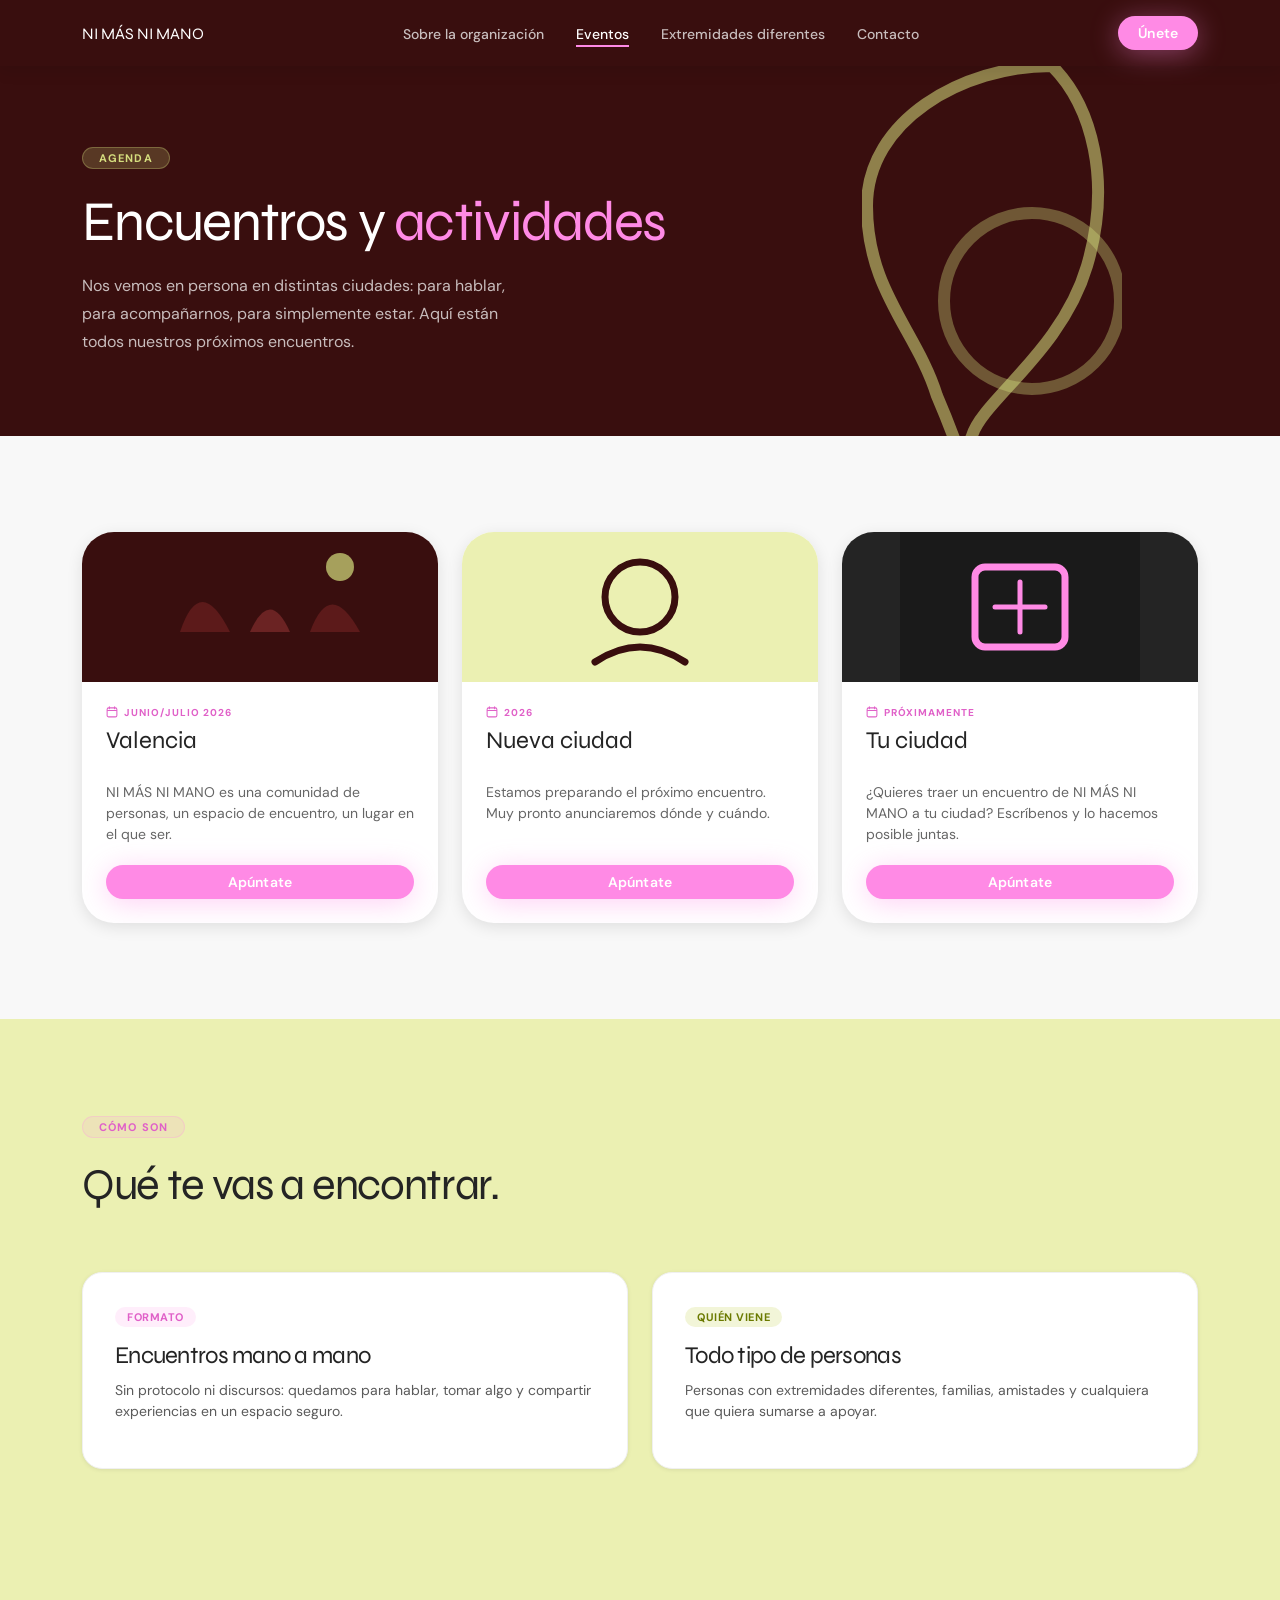
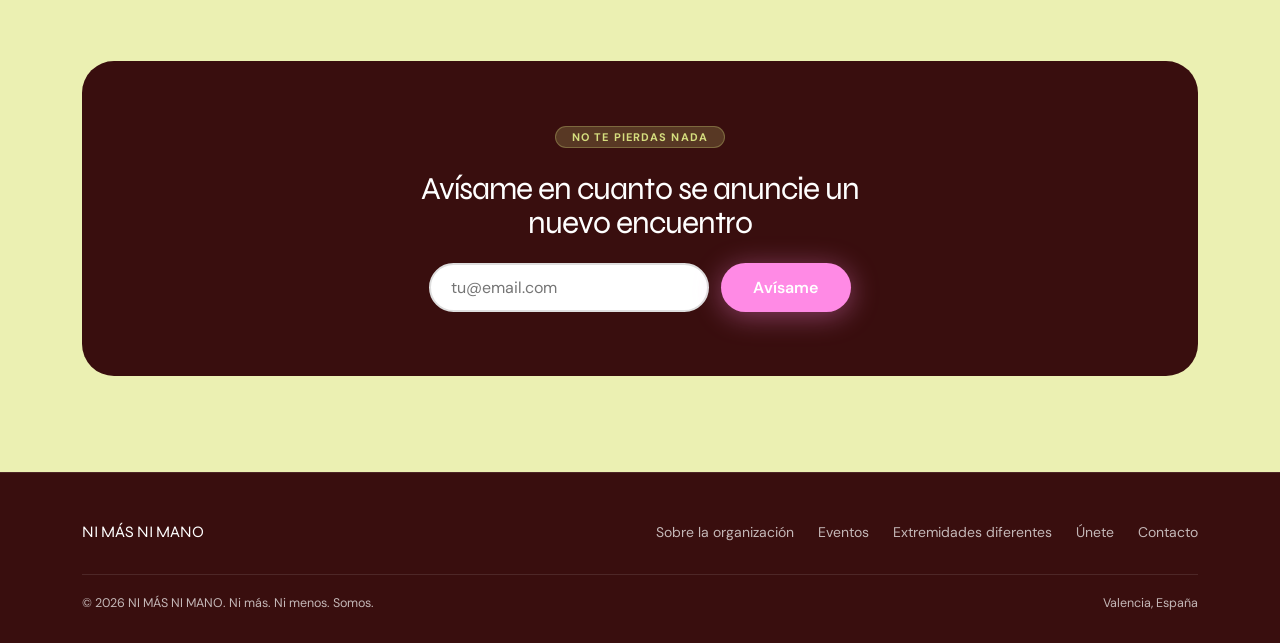
<file: eventos.html>
<!DOCTYPE html>
<html lang="es">
<head>
<meta charset="UTF-8">
<meta name="viewport" content="width=device-width, initial-scale=1.0">
<title>Eventos — NI MÁS NI MANO</title>
<link rel="preconnect" href="https://fonts.googleapis.com">
<link rel="preconnect" href="https://fonts.gstatic.com" crossorigin>
<link href="https://fonts.googleapis.com/css2?family=DM+Sans:ital,opsz,wght@0,9..40,300;0,9..40,400;0,9..40,500;0,9..40,600;0,9..40,700;1,9..40,400&family=Syne:wght@400;700;800&display=swap" rel="stylesheet">
<style>
  /* ============================================================
     DESIGN TOKENS — NI MÁS NI MANO v2.0 (sistema oficial)
  ============================================================ */
  :root {
    --color-rosa:     #FF8AE5;
    --color-negro:    #242424;
    --color-blanco:   #F8F8F8;
    --color-granate:  #390E0E;
    --color-verde:    #D5DE7E;

    --color-rosa-light:    #FFD4F7;
    --color-rosa-dark:     #E060C8;
    --color-verde-light:   #EBF0B2;
    --color-verde-dark:    #B0BB4A;
    --color-granate-light: #5C1A1A;
    --color-granate-dark:  #210808;
    --color-negro-soft:    #3A3A3A;
    --color-gris-100:      #F0F0F0;
    --color-gris-200:      #DEDEDE;
    --color-gris-400:      #A0A0A0;

    --font-display: 'Syne', sans-serif;
    --font-body:    'DM Sans', sans-serif;

    --size-xs:   0.75rem;
    --size-sm:   0.875rem;
    --size-md:   1rem;
    --size-lg:   1.25rem;
    --size-xl:   1.5rem;
    --size-2xl:  2rem;
    --size-3xl:  2.75rem;
    --size-4xl:  3.5rem;
    --size-5xl:  4.75rem;

    --weight-regular:  400;
    --weight-medium:   500;
    --weight-semibold: 600;
    --weight-bold:     700;
    --weight-extrabold: 800;

    --lh-tight:  1.05;
    --lh-snug:   1.2;
    --lh-normal: 1.5;
    --lh-loose:  1.75;

    --ls-tight:  -0.03em;
    --ls-normal:  0;
    --ls-wide:    0.05em;
    --ls-wider:   0.1em;

    --sp-1:  0.25rem;  --sp-2:  0.5rem;   --sp-3:  0.75rem;  --sp-4:  1rem;
    --sp-5:  1.25rem;  --sp-6:  1.5rem;   --sp-8:  2rem;     --sp-10: 2.5rem;
    --sp-12: 3rem;     --sp-16: 4rem;     --sp-20: 5rem;     --sp-24: 6rem;

    --r-sm:   0.375rem; --r-md:   0.75rem; --r-lg:   1.25rem; --r-xl:   2rem; --r-full: 9999px;

    --shadow-sm:    0 1px 4px rgba(0,0,0,0.08);
    --shadow-md:    0 4px 16px rgba(0,0,0,0.10);
    --shadow-lg:    0 12px 40px rgba(0,0,0,0.14);
    --shadow-rosa:  0 4px 28px rgba(255,138,229,0.40);
    --shadow-verde: 0 4px 28px rgba(213,222,126,0.35);

    --t-fast:   150ms ease;
    --t-normal: 250ms ease;
    --t-slow:   400ms cubic-bezier(0.4, 0, 0.2, 1);
  }

  *, *::before, *::after { box-sizing: border-box; }
  html { scroll-behavior: smooth; }
  @media (prefers-reduced-motion: reduce){ html{scroll-behavior:auto;} *{animation:none !important; transition:none !important;} }
  body {
    margin:0;
    font-family: var(--font-body);
    background: var(--color-blanco);
    color: var(--color-negro);
    -webkit-font-smoothing: antialiased;
  }
  a { color:inherit; text-decoration:none; }
  p { line-height: var(--lh-normal); }
  .wrap{ max-width:1180px; margin:0 auto; padding:0 var(--sp-8); }
  section{ padding: var(--sp-24) 0; }

  h1,h2,h3,h4{ font-family: var(--font-display); font-weight:var(--weight-regular); letter-spacing:var(--ls-tight); line-height:var(--lh-tight); margin:0; color:var(--color-negro); }
  .pink{ color:var(--color-rosa); }
  .verde{ color:var(--color-verde); }

  /* ---------- eyebrow / badge ---------- */
  .eyebrow{
    display:inline-flex; font-size:11px; font-weight:var(--weight-bold);
    letter-spacing:var(--ls-wider); text-transform:uppercase;
    background: rgba(255,138,229,0.12); color: var(--color-rosa-dark);
    border:1px solid rgba(255,138,229,0.25);
    padding:3px var(--sp-4); border-radius:var(--r-full); margin-bottom:var(--sp-6);
  }
  .eyebrow-light{ background:rgba(213,222,126,0.2); color:var(--color-verde); border-color:rgba(213,222,126,0.3); }
  .badge{
    display:inline-flex; align-items:center; font-size:11px; font-weight:var(--weight-bold);
    letter-spacing:var(--ls-wide); text-transform:uppercase; border-radius:var(--r-full); padding:3px var(--sp-3);
  }
  .badge-rosa{ background:rgba(255,138,229,0.15); color:var(--color-rosa-dark); }
  .badge-verde{ background:rgba(213,222,126,0.30); color:#6b7a00; }

  /* ---------- buttons ---------- */
  .btn{
    display:inline-flex; align-items:center; justify-content:center; gap:var(--sp-2);
    font-family:var(--font-body); font-weight:var(--weight-semibold); cursor:pointer;
    border:none; outline:none; white-space:nowrap; letter-spacing:.01em;
    transition:transform var(--t-fast), box-shadow var(--t-fast), background var(--t-fast), color var(--t-fast);
  }
  .btn:hover{ transform:translateY(-2px); }
  .btn:focus-visible{ outline:3px solid var(--color-granate); outline-offset:3px; }
  .btn-sm{ font-size:var(--size-sm); padding:var(--sp-2) var(--sp-5); border-radius:var(--r-full); }
  .btn-md{ font-size:var(--size-md); padding:var(--sp-3) var(--sp-8); border-radius:var(--r-full); }
  .btn-lg{ font-size:var(--size-lg); padding:var(--sp-4) var(--sp-10); border-radius:var(--r-full); }
  .btn-rosa{ background:var(--color-rosa); color:#fff; box-shadow:var(--shadow-rosa); }
  .btn-rosa:hover{ background:var(--color-rosa-dark); box-shadow:0 6px 36px rgba(255,138,229,.55); }
  .btn-verde{ background:var(--color-verde); color:var(--color-negro); box-shadow:var(--shadow-verde); }
  .btn-verde:hover{ background:var(--color-verde-dark); }
  .btn-outline{ background:transparent; color:var(--color-negro); border:2px solid var(--color-negro); }
  .btn-outline:hover{ background:var(--color-negro); color:#fff; }
  .btn-outline-rosa{ background:transparent; color:var(--color-rosa-dark); border:2px solid var(--color-rosa); }
  .btn-outline-rosa:hover{ background:var(--color-rosa); color:#fff; }
  .btn-outline-light{ background:transparent; color:#fff; border:2px solid #fff; }
  .btn-outline-light:hover{ background:#fff; color:var(--color-negro); }

  /* ---------- navbar ---------- */
  header{ position:sticky; top:0; z-index:100; background: var(--color-granate); box-shadow: var(--shadow-md); }
  .navbar{
    display:flex; align-items:center; justify-content:space-between;
    max-width:1180px; margin:0 auto;
    padding: var(--sp-4) var(--sp-8);
    color:#fff;
  }
  .navbar-logo{ display:flex; align-items:center; gap:var(--sp-3); font-family:var(--font-display); font-size:var(--size-md); }
  .logo-ring{
    width:38px; height:38px; border-radius:50%; border:2px solid var(--color-rosa);
    display:flex; align-items:center; justify-content:center; text-align:center;
    font-size:8.5px; font-weight:800; font-family:var(--font-body); line-height:1.1; padding:2px; flex-shrink:0;
  }
  .navbar-links{ display:flex; gap:var(--sp-8); list-style:none; margin:0; padding:0; }
  .navbar-links a{ font-size:var(--size-sm); font-weight:var(--weight-medium); color:rgba(248,248,248,.75); transition:color var(--t-fast); }
  .navbar-links a:hover{ color:#fff; }
  .burger{ display:none; background:none; border:none; cursor:pointer; padding:6px; }
  .burger span{ display:block; width:22px; height:2.5px; background:#fff; margin:5px 0; border-radius:2px; }
  @media (max-width:900px){
    .navbar-links{ position:absolute; top:100%; left:0; right:0; background:var(--color-granate);
      flex-direction:column; align-items:flex-start; padding:var(--sp-5) var(--sp-8); gap:var(--sp-4); display:none; }
    .navbar-links.open{ display:flex; }
    .burger{ display:block; }
  }
  .navbar-links a[aria-current="page"]{ color:#fff; border-bottom:2px solid var(--color-rosa); padding-bottom:2px; }

  /* ---------- skip link ---------- */
  .skip-link{
    position:absolute; left:-9999px; top:0; z-index:200;
    background:var(--color-rosa); color:#fff; padding:var(--sp-3) var(--sp-6);
    border-radius:0 0 var(--r-md) 0; font-weight:var(--weight-semibold); font-size:var(--size-sm);
  }
  .skip-link:focus{ left:0; }

  /* ---------- hero ---------- */
  .hero-dark{
    background: var(--color-granate); color:#fff; position:relative; overflow:hidden;
    padding: var(--sp-24) var(--sp-8);
  }
  .hero-dark h1, .hero-dark h2, .hero-dark h3, .hero-dark h4{ color:#fff; }
  .hero-graphic{ position:absolute; right:0; top:0; height:100%; width:45%; display:flex; align-items:center; justify-content:center; pointer-events:none; }
  .hero-inner{ position:relative; z-index:1; max-width:600px; }
  .hero-heading{ font-size:clamp(32px,5vw,var(--size-4xl)); }
  .hero-body{ font-size:var(--size-md); line-height:var(--lh-loose); margin-top:var(--sp-5); max-width:460px; opacity:.72; }
  .hero-actions{ display:flex; gap:var(--sp-4); margin-top:var(--sp-8); flex-wrap:wrap; }

  /* ---------- banner verde ---------- */
  .banner-verde{ background:var(--color-verde); text-align:center; padding:var(--sp-12) 0; }
  .banner-verde p{ font-family:var(--font-display); font-size:clamp(17px,2.2vw,var(--size-xl)); color:var(--color-negro); max-width:760px; margin:0 auto; }

  /* ---------- quienes somos ---------- */
  .quienes{ background:#fff; }
  .story{ display:grid; grid-template-columns:.85fr 1.15fr; gap:var(--sp-16); align-items:center; }
  .story-portrait{
    border-radius:var(--r-xl); aspect-ratio:1/1.05; border:6px solid var(--color-verde);
    background: radial-gradient(circle at 30% 25%, #E7B9A6 0%, transparent 45%),
                radial-gradient(circle at 75% 70%, #C97F6E 0%, transparent 50%),
                linear-gradient(150deg,#DDBBA9,#A9787A);
    display:flex; align-items:center; justify-content:center;
  }
  .story-portrait svg{ width:40%; height:40%; opacity:.85; }
  .story h2{ color:var(--color-rosa-dark); font-size:clamp(28px,3.6vw,var(--size-3xl)); margin-bottom:var(--sp-5); }
  .story p{ font-size:var(--size-md); opacity:.8; margin:0 0 var(--sp-6); max-width:520px; }

  /* ---------- que hacemos ---------- */
  .section-head{ margin-bottom:var(--sp-16); max-width:640px; }
  .section-head h2{ font-size:clamp(28px,4vw,var(--size-3xl)); }
  .section-head p{ margin-top:var(--sp-4); opacity:.7; font-size:var(--size-md); }
  .card{ background:#fff; border-radius:var(--r-lg); padding:var(--sp-8); box-shadow:var(--shadow-sm); border:1px solid var(--color-gris-100); }
  .grid{ display:grid; gap:var(--sp-6); }
  .g2{ grid-template-columns:repeat(2,1fr); }
  .g3{ grid-template-columns:repeat(3,1fr); }
  .g4{ grid-template-columns:repeat(4,1fr); }
  .pillar-card ul{ margin:var(--sp-4) 0 0; padding-left:1.1rem; font-size:var(--size-sm); opacity:.82; }
  .pillar-card li{ margin-bottom:var(--sp-2); }
  .pillar-card h3{ font-size:var(--size-2xl); margin-top:var(--sp-4); }

  /* ---------- referentes ---------- */
  .referentes{ background:var(--color-verde-light); }
  .ref-card{ background:#fff; border-radius:var(--r-lg); padding:var(--sp-6); text-align:center; box-shadow:var(--shadow-sm); }
  .ref-avatar{ width:72px; height:72px; border-radius:50%; margin:0 auto var(--sp-4); background:linear-gradient(135deg,var(--color-rosa-light),var(--color-verde)); display:flex; align-items:center; justify-content:center; font-size:20px; }
  .ref-card h4{ font-family:var(--font-display); font-size:var(--size-sm); color:var(--color-negro); margin:0 0 4px; }
  .ref-card p{ font-size:12.5px; opacity:.75; margin:0; }
  .ref-note{ margin-top:var(--sp-8); text-align:center; font-size:var(--size-sm); opacity:.75; }
  .ref-note a{ color:var(--color-rosa-dark); font-weight:var(--weight-semibold); }

  /* ---------- prensa ---------- */
  .milestone{ border-radius:var(--r-lg); padding:var(--sp-8); color:#fff; }
  .milestone .yr{ font-family:var(--font-display); font-size:var(--size-3xl); }
  .milestone p{ opacity:.9; font-size:var(--size-sm); margin-top:var(--sp-2); }
  .press-row{ display:flex; gap:var(--sp-4); flex-wrap:wrap; justify-content:center; margin-top:var(--sp-8); }
  .press-chip{ font-size:var(--size-xs); font-weight:var(--weight-semibold); color:var(--color-negro); opacity:.5; background:var(--color-gris-100); padding:var(--sp-2) var(--sp-5); border-radius:var(--r-full); }

  /* ---------- event card ---------- */
  .eventos{ background:var(--color-blanco); }
  .eventos .section-head{ text-align:center; margin-left:auto; margin-right:auto; }
  .event-card{ border-radius:var(--r-xl); overflow:hidden; box-shadow:var(--shadow-md); background:#fff; transition:transform var(--t-normal), box-shadow var(--t-normal); display:flex; flex-direction:column; }
  .event-card:hover{ transform:translateY(-5px); box-shadow:var(--shadow-lg); }
  .event-card-img{ height:150px; display:flex; align-items:center; justify-content:center; overflow:hidden; }
  .event-card-body{ padding:var(--sp-6); }
  .event-card-body{ display:flex; flex-direction:column; flex:1; }
  .event-card-date{ display:inline-flex; align-items:center; gap:6px; font-size:10px; font-weight:var(--weight-bold); letter-spacing:var(--ls-wider); text-transform:uppercase; color:var(--color-rosa-dark); margin-bottom:var(--sp-2); }
  .event-card-date svg{ width:12px; height:12px; flex-shrink:0; }
  .event-card-title{ font-family:var(--font-display); font-size:var(--size-xl); line-height:var(--lh-snug); margin-bottom:var(--sp-3); }
  .event-card-desc{ font-size:var(--size-sm); color:#666; line-height:var(--lh-normal); margin-bottom:var(--sp-5); flex:1; }

  /* ---------- unete ---------- */
  .unete-wrap{ background:var(--color-verde-light); }
  .unete-shell{ background:var(--color-granate); border-radius:var(--r-xl); padding:var(--sp-16); color:#fff; position:relative; overflow:hidden; }
  .unete-shell h1, .unete-shell h2, .unete-shell h3, .unete-shell h4{ color:#fff; }
  .unete-grid{ display:grid; grid-template-columns:.85fr 1.15fr; gap:var(--sp-12); position:relative; z-index:1; }
  .unete-copy p{ opacity:.8; margin-top:var(--sp-4); font-size:var(--size-sm); }
  .progress-track{ height:6px; background:rgba(255,255,255,.2); border-radius:3px; margin:var(--sp-8) 0 var(--sp-2); overflow:hidden; }
  .progress-fill{ height:100%; width:50%; background:var(--color-rosa); border-radius:3px; transition:width .3s ease; }
  .step-label{ font-size:var(--size-xs); opacity:.65; }
  .form-card{ background:#fff; border-radius:var(--r-lg); padding:var(--sp-8); color:var(--color-negro); }
  .form-step{ display:none; }
  .form-step.active{ display:block; }
  .field-row{ display:grid; grid-template-columns:1fr 1fr; gap:var(--sp-4); margin-bottom:var(--sp-4); }
  .form-group{ display:flex; flex-direction:column; gap:var(--sp-2); margin-bottom:var(--sp-4); }
  .form-group.full{ grid-column:1/-1; }
  .form-label{ font-size:var(--size-sm); font-weight:var(--weight-semibold); color:var(--color-granate); }
  .form-input{
    font-family:var(--font-body); font-size:var(--size-md); padding:var(--sp-3) var(--sp-5);
    border:2px solid var(--color-gris-200); border-radius:var(--r-full); outline:none; width:100%; background:#fff;
    transition:border-color var(--t-fast), box-shadow var(--t-fast);
  }
  .form-input:focus{ border-color:var(--color-rosa); box-shadow:0 0 0 3px rgba(255,138,229,.18); }
  .option-list{ display:flex; flex-direction:column; gap:var(--sp-2); }
  .option{ display:flex; align-items:flex-start; gap:var(--sp-2); font-size:var(--size-sm); background:var(--color-gris-100); border:1.5px solid var(--color-gris-200); border-radius:var(--r-md); padding:var(--sp-3); cursor:pointer; }
  .option input{ margin-top:2px; }
  .form-actions{ display:flex; justify-content:space-between; margin-top:var(--sp-6); gap:var(--sp-3); }
  .thankyou{ display:none; text-align:center; padding:var(--sp-8) 0; }
  .thankyou.active{ display:block; }
  .thankyou .check{ font-size:38px; }
  .donate-strip{ margin-top:var(--sp-8); display:flex; align-items:center; justify-content:space-between; background:rgba(255,255,255,.08); border-radius:var(--r-lg); padding:var(--sp-5) var(--sp-6); position:relative; z-index:1; flex-wrap:wrap; gap:var(--sp-4); }
  .donate-strip p{ margin:0; font-size:var(--size-sm); opacity:.85; max-width:420px; }

  /* ---------- extremidades ---------- */
  .accordion{ max-width:760px; }
  .acc-item{ border-bottom:1.5px solid var(--color-gris-200); padding:var(--sp-6) 0; }
  .acc-head{ display:flex; align-items:center; justify-content:space-between; width:100%; background:none; border:none; padding:0; text-align:left; cursor:pointer; font-family:var(--font-display); font-size:var(--size-lg); color:var(--color-granate); }
  .acc-head:focus-visible{ outline:3px solid var(--color-granate); outline-offset:3px; }
  .acc-head .icon{ width:28px; height:28px; border-radius:50%; background:rgba(255,138,229,.15); color:var(--color-rosa-dark); display:flex; align-items:center; justify-content:center; font-size:16px; flex-shrink:0; transition:transform .25s ease; }
  .acc-item.open .acc-head .icon{ transform:rotate(45deg); }
  .acc-body{ max-height:0; overflow:hidden; transition:max-height .3s ease; }
  .acc-item.open .acc-body{ max-height:260px; }
  .acc-body p{ padding-top:var(--sp-3); font-size:var(--size-md); opacity:.8; max-width:640px; }

  /* ---------- contacto ---------- */
  .contacto{ background:var(--color-verde-light); }
  .contact-grid{ display:grid; grid-template-columns:1fr 1fr; gap:var(--sp-16); align-items:start; }
  .contact-list{ display:flex; flex-direction:column; gap:var(--sp-4); margin-top:var(--sp-6); }
  .contact-item{ display:flex; align-items:center; gap:var(--sp-4); background:#fff; border-radius:var(--r-md); padding:var(--sp-4) var(--sp-5); box-shadow:var(--shadow-sm); }
  .contact-item .ic{ width:40px; height:40px; border-radius:50%; background:rgba(255,138,229,.15); color:var(--color-rosa-dark); display:flex; align-items:center; justify-content:center; flex-shrink:0; }
  .contact-item b{ color:var(--color-granate); font-size:var(--size-md); display:block; }
  .contact-item span{ font-size:var(--size-xs); opacity:.65; }
  .mini-form textarea{
    font-family:var(--font-body); font-size:var(--size-md); padding:var(--sp-3) var(--sp-5);
    border:2px solid var(--color-gris-200); border-radius:var(--r-md); width:100%; resize:vertical; min-height:90px; background:#fff; outline:none;
  }
  .mini-form textarea:focus{ border-color:var(--color-rosa); }

  footer{ background:var(--color-granate); color:rgba(255,255,255,.7); padding:var(--sp-12) 0 var(--sp-8); border-top:1px solid rgba(255,255,255,.1); }
  .footer-top{ display:flex; justify-content:space-between; flex-wrap:wrap; gap:var(--sp-6); padding-bottom:var(--sp-8); border-bottom:1px solid rgba(255,255,255,.1); }
  .footer-links{ display:flex; gap:var(--sp-6); flex-wrap:wrap; list-style:none; padding:0; margin:0; }
  .footer-links a{ color:#fff; opacity:.7; font-size:var(--size-sm); }
  .footer-bottom{ display:flex; justify-content:space-between; padding-top:var(--sp-5); font-size:12.5px; flex-wrap:wrap; gap:var(--sp-2); }

  [data-reveal]{ opacity:0; transform:translateY(18px); transition:opacity .6s ease, transform .6s ease; }
  [data-reveal].in{ opacity:1; transform:none; }

  @media (max-width:900px){
    .story, .unete-grid, .contact-grid{ grid-template-columns:1fr; }
    .g2, .g3{ grid-template-columns:1fr; }
    .g4{ grid-template-columns:repeat(2,1fr); }
    section{ padding:var(--sp-16) 0; }
    .hero-graphic{ display:none; }
    .unete-shell{ padding:var(--sp-8); }
    .field-row{ grid-template-columns:1fr; }
  }
</style>
</head>
<body>

<a href="#main-content" class="skip-link">Saltar al contenido</a>

<!-- ================= NAV ================= -->
<header>
  <div class="navbar">
    <a href="index.html#inicio" class="navbar-logo">
      NI MÁS NI MANO
    </a>
    <ul class="navbar-links" id="navLinks">
      <li><a href="sobre-la-organizacion.html">Sobre la organización</a></li>
      <li><a href="eventos.html" aria-current="page">Eventos</a></li>
      <li><a href="extremidades-diferentes.html">Extremidades diferentes</a></li>
      <li><a href="index.html#unete">Contacto</a></li>
    </ul>
    <a href="index.html#unete" class="btn btn-rosa btn-sm">Únete</a>
    <button class="burger" id="burgerBtn" aria-label="Abrir menú" aria-expanded="false"><span></span><span></span><span></span></button>
  </div>
</header>

<!-- ================= HERO EVENTOS ================= -->
<section class="hero-dark" id="main-content" style="padding-top:var(--sp-20); padding-bottom:var(--sp-16);">
  <div class="hero-graphic">
    <svg viewBox="0 0 260 400" width="260" height="100%" fill="none" preserveAspectRatio="xMidYMid slice" aria-hidden="true">
      <path d="M190 15 C230 55 250 130 225 215 C200 300 120 350 110 385 L100 410 M100 410 C100 410 90 380 75 345 C55 280 5 240 5 155 C5 70 100 15 190 15" stroke="#D5DE7E" stroke-width="12" stroke-linecap="round" fill="none" opacity="0.55"/>
      <circle cx="170" cy="250" r="88" stroke="#D5DE7E" stroke-width="12" fill="none" opacity="0.35"/>
    </svg>
  </div>
  <div class="wrap">
    <div class="hero-inner">
      <span class="eyebrow eyebrow-light">Agenda</span>
      <h1 class="hero-heading" style="font-size:clamp(30px,4.5vw,var(--size-4xl));">Encuentros y <span class="pink">actividades</span></h1>
      <p class="hero-body">Nos vemos en persona en distintas ciudades: para hablar, para acompañarnos, para simplemente estar. Aquí están todos nuestros próximos encuentros.</p>
    </div>
  </div>
</section>

<!-- ================= LISTADO EVENTOS ================= -->
<section class="eventos" data-reveal>
  <div class="wrap">
    <!-- <div class="section-head">
      <span class="eyebrow">Próximos encuentros</span>
      <h2>Dónde nos vemos</h2>
      <p>Todos los encuentros son gratuitos y abiertos a personas con extremidades diferentes, familiares y quien quiera sumarse a apoyar.</p>
    </div> -->
    <div class="grid g3">
      <div class="event-card">
        <div class="event-card-img" style="background:var(--color-granate);">
          <svg viewBox="0 0 240 150" width="240" height="150" fill="none" aria-hidden="true">
            <rect width="240" height="150" fill="#390E0E"/>
            <path d="M40 100 Q60 40 90 100 Z" fill="#5C1A1A"/>
            <path d="M110 100 Q130 55 150 100 Z" fill="#6b2323"/>
            <path d="M170 100 Q190 45 220 100 Z" fill="#5C1A1A"/>
            <circle cx="200" cy="35" r="14" fill="#D5DE7E" opacity=".7"/>
          </svg>
        </div>
        <div class="event-card-body">
          <div class="event-card-date">
            <svg viewBox="0 0 16 16" fill="none" aria-hidden="true"><rect x="1.5" y="2.5" width="13" height="12" rx="2" stroke="currentColor" stroke-width="1.4"/><line x1="1.5" y1="6" x2="14.5" y2="6" stroke="currentColor" stroke-width="1.4"/><line x1="4.5" y1="1" x2="4.5" y2="3.5" stroke="currentColor" stroke-width="1.4" stroke-linecap="round"/><line x1="11.5" y1="1" x2="11.5" y2="3.5" stroke="currentColor" stroke-width="1.4" stroke-linecap="round"/></svg>
            Junio/julio 2026
          </div>
          <div class="event-card-title">Valencia</div>
          <p class="event-card-desc">NI MÁS NI MANO es una comunidad de personas, un espacio de encuentro, un lugar en el que ser.</p>
          <a href="index.html#unete" class="btn btn-rosa btn-sm">Apúntate</a>
        </div>
      </div>
      <div class="event-card">
        <div class="event-card-img" style="background:var(--color-verde-light);">
          <svg viewBox="0 0 240 150" width="240" height="150" fill="none" aria-hidden="true">
            <rect width="240" height="150" fill="#EBF0B2"/>
            <circle cx="120" cy="65" r="35" stroke="#390E0E" stroke-width="7" fill="none"/>
            <path d="M75 130 Q120 100 165 130" stroke="#390E0E" stroke-width="7" stroke-linecap="round" fill="none"/>
          </svg>
        </div>
        <div class="event-card-body">
          <div class="event-card-date">
            <svg viewBox="0 0 16 16" fill="none" aria-hidden="true"><rect x="1.5" y="2.5" width="13" height="12" rx="2" stroke="currentColor" stroke-width="1.4"/><line x1="1.5" y1="6" x2="14.5" y2="6" stroke="currentColor" stroke-width="1.4"/><line x1="4.5" y1="1" x2="4.5" y2="3.5" stroke="currentColor" stroke-width="1.4" stroke-linecap="round"/><line x1="11.5" y1="1" x2="11.5" y2="3.5" stroke="currentColor" stroke-width="1.4" stroke-linecap="round"/></svg>
            2026
          </div>
          <div class="event-card-title">Nueva ciudad</div>
          <p class="event-card-desc">Estamos preparando el próximo encuentro. Muy pronto anunciaremos dónde y cuándo.</p>
          <a href="index.html#unete" class="btn btn-rosa btn-sm">Apúntate</a>
        </div>
      </div>
      <div class="event-card">
        <div class="event-card-img" style="background:var(--color-negro);">
          <svg viewBox="0 0 240 150" width="240" height="150" fill="none" aria-hidden="true">
            <rect width="240" height="150" fill="#1a1a1a"/>
            <rect x="75" y="35" width="90" height="80" rx="10" stroke="#FF8AE5" stroke-width="7" fill="none"/>
            <line x1="95" y1="75" x2="145" y2="75" stroke="#FF8AE5" stroke-width="5" stroke-linecap="round"/>
            <line x1="120" y1="50" x2="120" y2="100" stroke="#FF8AE5" stroke-width="5" stroke-linecap="round"/>
          </svg>
        </div>
        <div class="event-card-body">
          <div class="event-card-date">
            <svg viewBox="0 0 16 16" fill="none" aria-hidden="true"><rect x="1.5" y="2.5" width="13" height="12" rx="2" stroke="currentColor" stroke-width="1.4"/><line x1="1.5" y1="6" x2="14.5" y2="6" stroke="currentColor" stroke-width="1.4"/><line x1="4.5" y1="1" x2="4.5" y2="3.5" stroke="currentColor" stroke-width="1.4" stroke-linecap="round"/><line x1="11.5" y1="1" x2="11.5" y2="3.5" stroke="currentColor" stroke-width="1.4" stroke-linecap="round"/></svg>
            Próximamente
          </div>
          <div class="event-card-title">Tu ciudad</div>
          <p class="event-card-desc">¿Quieres traer un encuentro de NI MÁS NI MANO a tu ciudad? Escríbenos y lo hacemos posible juntas.</p>
          <a href="index.html#unete" class="btn btn-rosa btn-sm">Apúntate</a>
        </div>
      </div>
    </div>
  </div>
</section>

<!-- ================= COMO SON LOS ENCUENTROS ================= -->
<section class="referentes" data-reveal>
  <div class="wrap">
    <div class="section-head">
      <span class="eyebrow">Cómo son</span>
      <h2 style="font-size:clamp(26px,4vw,var(--size-3xl));">Qué te vas a encontrar.</h2>
    </div>
    <div class="grid g2">
      <div class="card">
        <span class="badge badge-rosa">Formato</span>
        <h3 style="font-size:var(--size-xl); margin-top:var(--sp-4);">Encuentros mano a mano</h3>
        <p style="opacity:.75; font-size:var(--size-sm); margin-top:var(--sp-3);">Sin protocolo ni discursos: quedamos para hablar, tomar algo y compartir experiencias en un espacio seguro.</p>
      </div>
      <div class="card">
        <span class="badge badge-verde">Quién viene</span>
        <h3 style="font-size:var(--size-xl); margin-top:var(--sp-4);">Todo tipo de personas</h3>
        <p style="opacity:.75; font-size:var(--size-sm); margin-top:var(--sp-3);">Personas con extremidades diferentes, familias, amistades y cualquiera que quiera sumarse a apoyar.</p>
      </div>
    </div>
  </div>
</section>

<!-- ================= AVISO NUEVOS EVENTOS ================= -->
<section class="unete-wrap" data-reveal>
  <div class="wrap">
    <div class="unete-shell" style="text-align:center;">
      <span class="eyebrow eyebrow-light">No te pierdas nada</span>
      <h2 style="color:#fff; font-size:clamp(24px,3.6vw,var(--size-2xl)); max-width:520px; margin:0 auto var(--sp-6);">Avísame en cuanto se anuncie un nuevo encuentro</h2>
      <form style="display:flex; gap:var(--sp-3); justify-content:center; flex-wrap:wrap; max-width:480px; margin:0 auto;"
            onsubmit="event.preventDefault(); this.querySelector('button').textContent='¡Listo! Te avisaremos ✓'; this.querySelector('button').disabled=true;">
        <input class="form-input" type="email" placeholder="tu@email.com" required style="max-width:280px;">
        <button type="submit" class="btn btn-rosa btn-md">Avísame</button>
      </form>
    </div>
  </div>
</section>
<footer>
  <div class="wrap">
    <div class="footer-top">
<a href="index.html#inicio" class="navbar-logo" style="color:#fff;">NI MÁS NI MANO</a>
      <ul class="footer-links">
        <li><a href="sobre-la-organizacion.html">Sobre la organización</a></li>
        <li><a href="eventos.html">Eventos</a></li>
        <li><a href="extremidades-diferentes.html">Extremidades diferentes</a></li>
        <li><a href="index.html#unete">Únete</a></li>
        <li><a href="index.html#unete">Contacto</a></li>
      </ul>
    </div>
    <div class="footer-bottom">
      <span>© 2026 NI MÁS NI MANO. Ni más. Ni menos. Somos.</span>
      <span>Valencia, España</span>
    </div>
  </div>
</footer>

<script>
  const burger = document.getElementById('burgerBtn');
  const navLinks = document.getElementById('navLinks');
  burger.addEventListener('click', () => {
    const isOpen = navLinks.classList.toggle('open');
    burger.setAttribute('aria-expanded', isOpen ? 'true' : 'false');
    burger.setAttribute('aria-label', isOpen ? 'Cerrar menú' : 'Abrir menú');
  });
  navLinks.querySelectorAll('a').forEach(a => a.addEventListener('click', () => {
    navLinks.classList.remove('open');
    burger.setAttribute('aria-expanded', 'false');
    burger.setAttribute('aria-label', 'Abrir menú');
  }));

  const revealEls = document.querySelectorAll('[data-reveal]');
  const io = new IntersectionObserver((entries) => {
    entries.forEach(e => { if(e.isIntersecting){ e.target.classList.add('in'); io.unobserve(e.target); } });
  }, {threshold:.12});
  revealEls.forEach(el => io.observe(el));
</script>
</body>
</html>
</file>
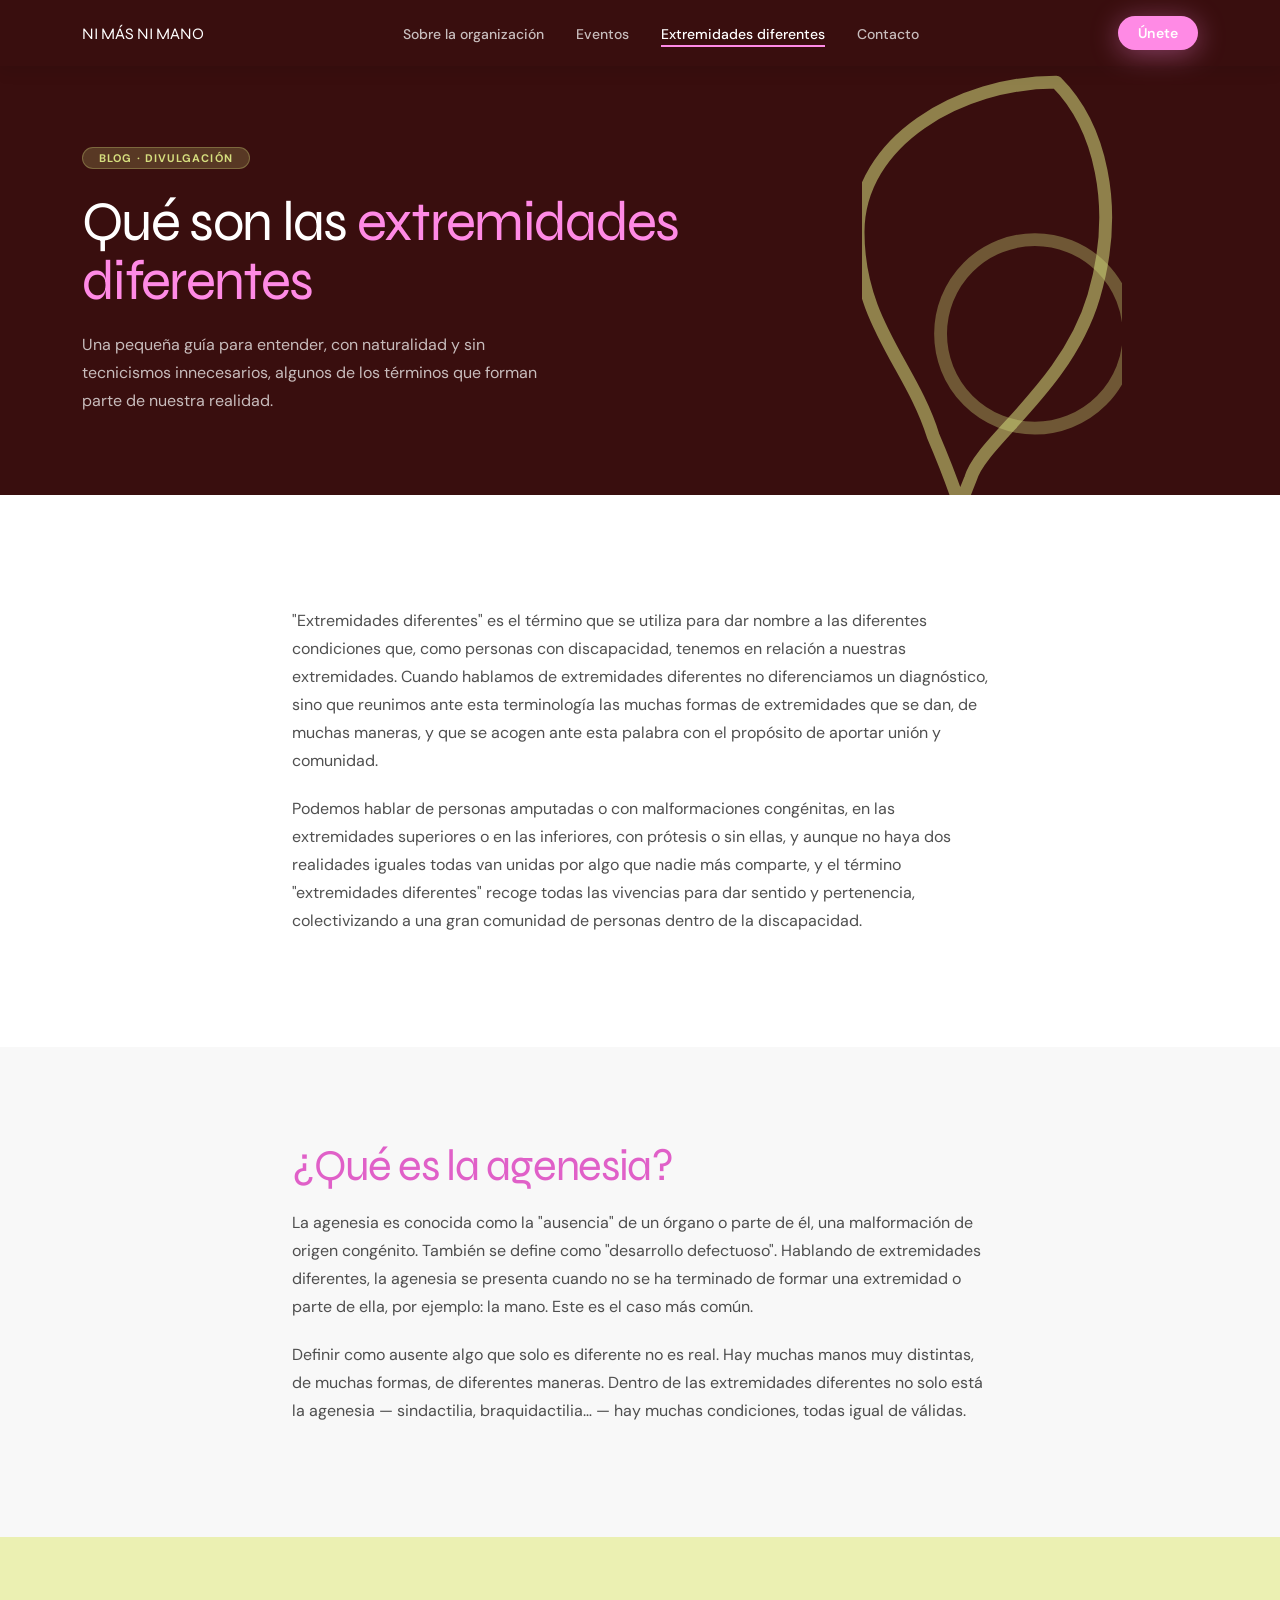
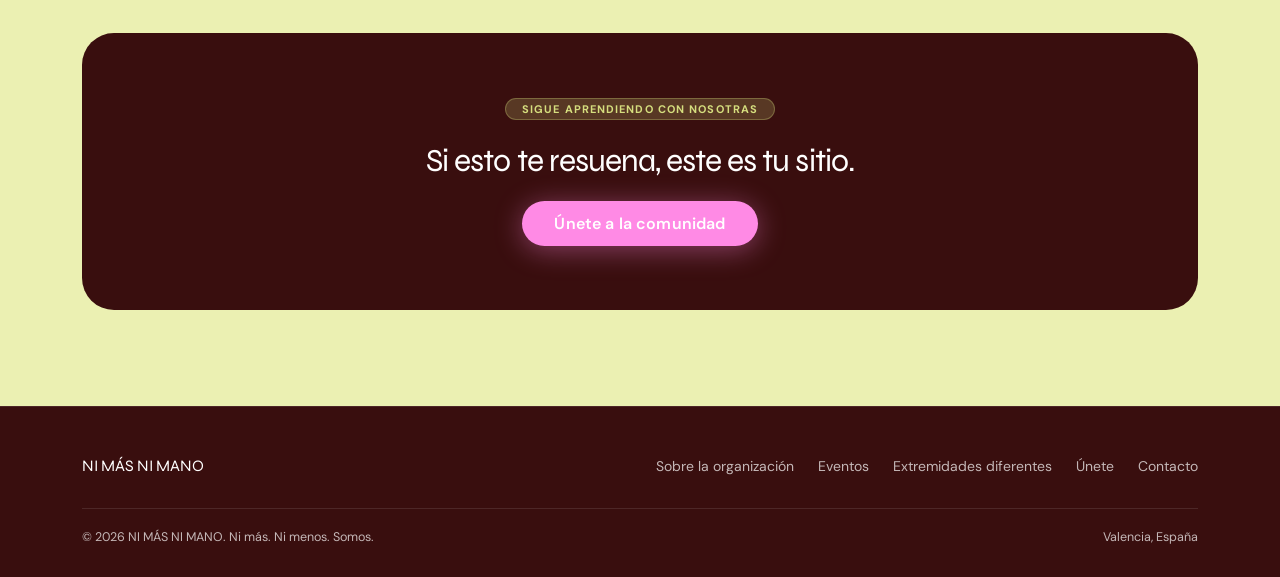
<file: extremidades-diferentes.html>
<!DOCTYPE html>
<html lang="es">
<head>
<meta charset="UTF-8">
<meta name="viewport" content="width=device-width, initial-scale=1.0">
<title>Extremidades diferentes — NI MÁS NI MANO</title>
<link rel="preconnect" href="https://fonts.googleapis.com">
<link rel="preconnect" href="https://fonts.gstatic.com" crossorigin>
<link href="https://fonts.googleapis.com/css2?family=DM+Sans:ital,opsz,wght@0,9..40,300;0,9..40,400;0,9..40,500;0,9..40,600;0,9..40,700;1,9..40,400&family=Syne:wght@400;700;800&display=swap" rel="stylesheet">
<style>
  /* ============================================================
     DESIGN TOKENS — NI MÁS NI MANO v2.0 (sistema oficial)
  ============================================================ */
  :root {
    --color-rosa:     #FF8AE5;
    --color-negro:    #242424;
    --color-blanco:   #F8F8F8;
    --color-granate:  #390E0E;
    --color-verde:    #D5DE7E;

    --color-rosa-light:    #FFD4F7;
    --color-rosa-dark:     #E060C8;
    --color-verde-light:   #EBF0B2;
    --color-verde-dark:    #B0BB4A;
    --color-granate-light: #5C1A1A;
    --color-granate-dark:  #210808;
    --color-negro-soft:    #3A3A3A;
    --color-gris-100:      #F0F0F0;
    --color-gris-200:      #DEDEDE;
    --color-gris-400:      #A0A0A0;

    --font-display: 'Syne', sans-serif;
    --font-body:    'DM Sans', sans-serif;

    --size-xs:   0.75rem;
    --size-sm:   0.875rem;
    --size-md:   1rem;
    --size-lg:   1.25rem;
    --size-xl:   1.5rem;
    --size-2xl:  2rem;
    --size-3xl:  2.75rem;
    --size-4xl:  3.5rem;
    --size-5xl:  4.75rem;

    --weight-regular:  400;
    --weight-medium:   500;
    --weight-semibold: 600;
    --weight-bold:     700;
    --weight-extrabold: 800;

    --lh-tight:  1.05;
    --lh-snug:   1.2;
    --lh-normal: 1.5;
    --lh-loose:  1.75;

    --ls-tight:  -0.03em;
    --ls-normal:  0;
    --ls-wide:    0.05em;
    --ls-wider:   0.1em;

    --sp-1:  0.25rem;  --sp-2:  0.5rem;   --sp-3:  0.75rem;  --sp-4:  1rem;
    --sp-5:  1.25rem;  --sp-6:  1.5rem;   --sp-8:  2rem;     --sp-10: 2.5rem;
    --sp-12: 3rem;     --sp-16: 4rem;     --sp-20: 5rem;     --sp-24: 6rem;

    --r-sm:   0.375rem; --r-md:   0.75rem; --r-lg:   1.25rem; --r-xl:   2rem; --r-full: 9999px;

    --shadow-sm:    0 1px 4px rgba(0,0,0,0.08);
    --shadow-md:    0 4px 16px rgba(0,0,0,0.10);
    --shadow-lg:    0 12px 40px rgba(0,0,0,0.14);
    --shadow-rosa:  0 4px 28px rgba(255,138,229,0.40);
    --shadow-verde: 0 4px 28px rgba(213,222,126,0.35);

    --t-fast:   150ms ease;
    --t-normal: 250ms ease;
    --t-slow:   400ms cubic-bezier(0.4, 0, 0.2, 1);
  }

  *, *::before, *::after { box-sizing: border-box; }
  html { scroll-behavior: smooth; }
  @media (prefers-reduced-motion: reduce){ html{scroll-behavior:auto;} *{animation:none !important; transition:none !important;} }
  body {
    margin:0;
    font-family: var(--font-body);
    background: var(--color-blanco);
    color: var(--color-negro);
    -webkit-font-smoothing: antialiased;
  }
  a { color:inherit; text-decoration:none; }
  p { line-height: var(--lh-normal); }
  .wrap{ max-width:1180px; margin:0 auto; padding:0 var(--sp-8); }
  section{ padding: var(--sp-24) 0; }

  h1,h2,h3,h4{ font-family: var(--font-display); font-weight:var(--weight-regular); letter-spacing:var(--ls-tight); line-height:var(--lh-tight); margin:0; color:var(--color-negro); }
  .pink{ color:var(--color-rosa); }
  .verde{ color:var(--color-verde); }

  /* ---------- eyebrow / badge ---------- */
  .eyebrow{
    display:inline-flex; font-size:11px; font-weight:var(--weight-bold);
    letter-spacing:var(--ls-wider); text-transform:uppercase;
    background: rgba(255,138,229,0.12); color: var(--color-rosa-dark);
    border:1px solid rgba(255,138,229,0.25);
    padding:3px var(--sp-4); border-radius:var(--r-full); margin-bottom:var(--sp-6);
  }
  .eyebrow-light{ background:rgba(213,222,126,0.2); color:var(--color-verde); border-color:rgba(213,222,126,0.3); }
  .badge{
    display:inline-flex; align-items:center; font-size:11px; font-weight:var(--weight-bold);
    letter-spacing:var(--ls-wide); text-transform:uppercase; border-radius:var(--r-full); padding:3px var(--sp-3);
  }
  .badge-rosa{ background:rgba(255,138,229,0.15); color:var(--color-rosa-dark); }
  .badge-verde{ background:rgba(213,222,126,0.30); color:#6b7a00; }

  /* ---------- buttons ---------- */
  .btn{
    display:inline-flex; align-items:center; justify-content:center; gap:var(--sp-2);
    font-family:var(--font-body); font-weight:var(--weight-semibold); cursor:pointer;
    border:none; outline:none; white-space:nowrap; letter-spacing:.01em;
    transition:transform var(--t-fast), box-shadow var(--t-fast), background var(--t-fast), color var(--t-fast);
  }
  .btn:hover{ transform:translateY(-2px); }
  .btn:focus-visible{ outline:3px solid var(--color-granate); outline-offset:3px; }
  .btn-sm{ font-size:var(--size-sm); padding:var(--sp-2) var(--sp-5); border-radius:var(--r-full); }
  .btn-md{ font-size:var(--size-md); padding:var(--sp-3) var(--sp-8); border-radius:var(--r-full); }
  .btn-lg{ font-size:var(--size-lg); padding:var(--sp-4) var(--sp-10); border-radius:var(--r-full); }
  .btn-rosa{ background:var(--color-rosa); color:#fff; box-shadow:var(--shadow-rosa); }
  .btn-rosa:hover{ background:var(--color-rosa-dark); box-shadow:0 6px 36px rgba(255,138,229,.55); }
  .btn-verde{ background:var(--color-verde); color:var(--color-negro); box-shadow:var(--shadow-verde); }
  .btn-verde:hover{ background:var(--color-verde-dark); }
  .btn-outline{ background:transparent; color:var(--color-negro); border:2px solid var(--color-negro); }
  .btn-outline:hover{ background:var(--color-negro); color:#fff; }
  .btn-outline-rosa{ background:transparent; color:var(--color-rosa-dark); border:2px solid var(--color-rosa); }
  .btn-outline-rosa:hover{ background:var(--color-rosa); color:#fff; }
  .btn-outline-light{ background:transparent; color:#fff; border:2px solid #fff; }
  .btn-outline-light:hover{ background:#fff; color:var(--color-negro); }

  /* ---------- navbar ---------- */
  header{ position:sticky; top:0; z-index:100; background: var(--color-granate); box-shadow: var(--shadow-md); }
  .navbar{
    display:flex; align-items:center; justify-content:space-between;
    max-width:1180px; margin:0 auto;
    padding: var(--sp-4) var(--sp-8);
    color:#fff;
  }
  .navbar-logo{ display:flex; align-items:center; gap:var(--sp-3); font-family:var(--font-display); font-size:var(--size-md); }
  .logo-ring{
    width:38px; height:38px; border-radius:50%; border:2px solid var(--color-rosa);
    display:flex; align-items:center; justify-content:center; text-align:center;
    font-size:8.5px; font-weight:800; font-family:var(--font-body); line-height:1.1; padding:2px; flex-shrink:0;
  }
  .navbar-links{ display:flex; gap:var(--sp-8); list-style:none; margin:0; padding:0; }
  .navbar-links a{ font-size:var(--size-sm); font-weight:var(--weight-medium); color:rgba(248,248,248,.75); transition:color var(--t-fast); }
  .navbar-links a:hover{ color:#fff; }
  .burger{ display:none; background:none; border:none; cursor:pointer; padding:6px; }
  .burger span{ display:block; width:22px; height:2.5px; background:#fff; margin:5px 0; border-radius:2px; }
  @media (max-width:900px){
    .navbar-links{ position:absolute; top:100%; left:0; right:0; background:var(--color-granate);
      flex-direction:column; align-items:flex-start; padding:var(--sp-5) var(--sp-8); gap:var(--sp-4); display:none; }
    .navbar-links.open{ display:flex; }
    .burger{ display:block; }
  }
  .navbar-links a[aria-current="page"]{ color:#fff; border-bottom:2px solid var(--color-rosa); padding-bottom:2px; }

  /* ---------- skip link ---------- */
  .skip-link{
    position:absolute; left:-9999px; top:0; z-index:200;
    background:var(--color-rosa); color:#fff; padding:var(--sp-3) var(--sp-6);
    border-radius:0 0 var(--r-md) 0; font-weight:var(--weight-semibold); font-size:var(--size-sm);
  }
  .skip-link:focus{ left:0; }

  /* ---------- hero ---------- */
  .hero-dark{
    background: var(--color-granate); color:#fff; position:relative; overflow:hidden;
    padding: var(--sp-24) var(--sp-8);
  }
  .hero-dark h1, .hero-dark h2, .hero-dark h3, .hero-dark h4{ color:#fff; }
  .hero-graphic{ position:absolute; right:0; top:0; height:100%; width:45%; display:flex; align-items:center; justify-content:center; pointer-events:none; }
  .hero-inner{ position:relative; z-index:1; max-width:600px; }
  .hero-heading{ font-size:clamp(32px,5vw,var(--size-4xl)); }
  .hero-body{ font-size:var(--size-md); line-height:var(--lh-loose); margin-top:var(--sp-5); max-width:460px; opacity:.72; }
  .hero-actions{ display:flex; gap:var(--sp-4); margin-top:var(--sp-8); flex-wrap:wrap; }

  /* ---------- banner verde ---------- */
  .banner-verde{ background:var(--color-verde); text-align:center; padding:var(--sp-12) 0; }
  .banner-verde p{ font-family:var(--font-display); font-size:clamp(17px,2.2vw,var(--size-xl)); color:var(--color-negro); max-width:760px; margin:0 auto; }

  /* ---------- quienes somos ---------- */
  .quienes{ background:#fff; }
  .story{ display:grid; grid-template-columns:.85fr 1.15fr; gap:var(--sp-16); align-items:center; }
  .story-portrait{
    border-radius:var(--r-xl); aspect-ratio:1/1.05; border:6px solid var(--color-verde);
    background: radial-gradient(circle at 30% 25%, #E7B9A6 0%, transparent 45%),
                radial-gradient(circle at 75% 70%, #C97F6E 0%, transparent 50%),
                linear-gradient(150deg,#DDBBA9,#A9787A);
    display:flex; align-items:center; justify-content:center;
  }
  .story-portrait svg{ width:40%; height:40%; opacity:.85; }
  .story h2{ color:var(--color-rosa-dark); font-size:clamp(28px,3.6vw,var(--size-3xl)); margin-bottom:var(--sp-5); }
  .story p{ font-size:var(--size-md); opacity:.8; margin:0 0 var(--sp-6); max-width:520px; }

  /* ---------- que hacemos ---------- */
  .section-head{ margin-bottom:var(--sp-16); max-width:640px; }
  .section-head h2{ font-size:clamp(28px,4vw,var(--size-3xl)); }
  .section-head p{ margin-top:var(--sp-4); opacity:.7; font-size:var(--size-md); }
  .card{ background:#fff; border-radius:var(--r-lg); padding:var(--sp-8); box-shadow:var(--shadow-sm); border:1px solid var(--color-gris-100); }
  .grid{ display:grid; gap:var(--sp-6); }
  .g2{ grid-template-columns:repeat(2,1fr); }
  .g3{ grid-template-columns:repeat(3,1fr); }
  .g4{ grid-template-columns:repeat(4,1fr); }
  .pillar-card ul{ margin:var(--sp-4) 0 0; padding-left:1.1rem; font-size:var(--size-sm); opacity:.82; }
  .pillar-card li{ margin-bottom:var(--sp-2); }
  .pillar-card h3{ font-size:var(--size-2xl); margin-top:var(--sp-4); }

  /* ---------- referentes ---------- */
  .referentes{ background:var(--color-verde-light); }
  .ref-card{ background:#fff; border-radius:var(--r-lg); padding:var(--sp-6); text-align:center; box-shadow:var(--shadow-sm); }
  .ref-avatar{ width:72px; height:72px; border-radius:50%; margin:0 auto var(--sp-4); background:linear-gradient(135deg,var(--color-rosa-light),var(--color-verde)); display:flex; align-items:center; justify-content:center; font-size:20px; }
  .ref-card h4{ font-family:var(--font-display); font-size:var(--size-sm); color:var(--color-negro); margin:0 0 4px; }
  .ref-card p{ font-size:12.5px; opacity:.75; margin:0; }
  .ref-note{ margin-top:var(--sp-8); text-align:center; font-size:var(--size-sm); opacity:.75; }
  .ref-note a{ color:var(--color-rosa-dark); font-weight:var(--weight-semibold); }

  /* ---------- prensa ---------- */
  .milestone{ border-radius:var(--r-lg); padding:var(--sp-8); color:#fff; }
  .milestone .yr{ font-family:var(--font-display); font-size:var(--size-3xl); }
  .milestone p{ opacity:.9; font-size:var(--size-sm); margin-top:var(--sp-2); }
  .press-row{ display:flex; gap:var(--sp-4); flex-wrap:wrap; justify-content:center; margin-top:var(--sp-8); }
  .press-chip{ font-size:var(--size-xs); font-weight:var(--weight-semibold); color:var(--color-negro); opacity:.5; background:var(--color-gris-100); padding:var(--sp-2) var(--sp-5); border-radius:var(--r-full); }

  /* ---------- event card ---------- */
  .eventos{ background:var(--color-blanco); }
  .eventos .section-head{ text-align:center; margin-left:auto; margin-right:auto; }
  .event-card{ border-radius:var(--r-xl); overflow:hidden; box-shadow:var(--shadow-md); background:#fff; transition:transform var(--t-normal), box-shadow var(--t-normal); display:flex; flex-direction:column; }
  .event-card:hover{ transform:translateY(-5px); box-shadow:var(--shadow-lg); }
  .event-card-img{ height:150px; display:flex; align-items:center; justify-content:center; overflow:hidden; }
  .event-card-body{ padding:var(--sp-6); }
  .event-card-tag{ font-size:10px; font-weight:var(--weight-bold); letter-spacing:var(--ls-wider); text-transform:uppercase; color:var(--color-rosa-dark); margin-bottom:var(--sp-2); }
  .event-card-title{ font-family:var(--font-display); font-size:var(--size-xl); line-height:var(--lh-snug); margin-bottom:var(--sp-3); }
  .event-card-desc{ font-size:var(--size-sm); color:#666; line-height:var(--lh-normal); margin-bottom:var(--sp-5); }

  /* ---------- unete ---------- */
  .unete-wrap{ background:var(--color-verde-light); }
  .unete-shell{ background:var(--color-granate); border-radius:var(--r-xl); padding:var(--sp-16); color:#fff; position:relative; overflow:hidden; }
  .unete-shell h1, .unete-shell h2, .unete-shell h3, .unete-shell h4{ color:#fff; }
  .unete-grid{ display:grid; grid-template-columns:.85fr 1.15fr; gap:var(--sp-12); position:relative; z-index:1; }
  .unete-copy p{ opacity:.8; margin-top:var(--sp-4); font-size:var(--size-sm); }
  .progress-track{ height:6px; background:rgba(255,255,255,.2); border-radius:3px; margin:var(--sp-8) 0 var(--sp-2); overflow:hidden; }
  .progress-fill{ height:100%; width:50%; background:var(--color-rosa); border-radius:3px; transition:width .3s ease; }
  .step-label{ font-size:var(--size-xs); opacity:.65; }
  .form-card{ background:#fff; border-radius:var(--r-lg); padding:var(--sp-8); color:var(--color-negro); }
  .form-step{ display:none; }
  .form-step.active{ display:block; }
  .field-row{ display:grid; grid-template-columns:1fr 1fr; gap:var(--sp-4); margin-bottom:var(--sp-4); }
  .form-group{ display:flex; flex-direction:column; gap:var(--sp-2); margin-bottom:var(--sp-4); }
  .form-group.full{ grid-column:1/-1; }
  .form-label{ font-size:var(--size-sm); font-weight:var(--weight-semibold); color:var(--color-granate); }
  .form-input{
    font-family:var(--font-body); font-size:var(--size-md); padding:var(--sp-3) var(--sp-5);
    border:2px solid var(--color-gris-200); border-radius:var(--r-full); outline:none; width:100%; background:#fff;
    transition:border-color var(--t-fast), box-shadow var(--t-fast);
  }
  .form-input:focus{ border-color:var(--color-rosa); box-shadow:0 0 0 3px rgba(255,138,229,.18); }
  .option-list{ display:flex; flex-direction:column; gap:var(--sp-2); }
  .option{ display:flex; align-items:flex-start; gap:var(--sp-2); font-size:var(--size-sm); background:var(--color-gris-100); border:1.5px solid var(--color-gris-200); border-radius:var(--r-md); padding:var(--sp-3); cursor:pointer; }
  .option input{ margin-top:2px; }
  .form-actions{ display:flex; justify-content:space-between; margin-top:var(--sp-6); gap:var(--sp-3); }
  .thankyou{ display:none; text-align:center; padding:var(--sp-8) 0; }
  .thankyou.active{ display:block; }
  .thankyou .check{ font-size:38px; }
  .donate-strip{ margin-top:var(--sp-8); display:flex; align-items:center; justify-content:space-between; background:rgba(255,255,255,.08); border-radius:var(--r-lg); padding:var(--sp-5) var(--sp-6); position:relative; z-index:1; flex-wrap:wrap; gap:var(--sp-4); }
  .donate-strip p{ margin:0; font-size:var(--size-sm); opacity:.85; max-width:420px; }

  /* ---------- extremidades ---------- */
  .accordion{ max-width:760px; }
  .acc-item{ border-bottom:1.5px solid var(--color-gris-200); padding:var(--sp-6) 0; }
  .acc-head{ display:flex; align-items:center; justify-content:space-between; width:100%; background:none; border:none; padding:0; text-align:left; cursor:pointer; font-family:var(--font-display); font-size:var(--size-lg); color:var(--color-granate); }
  .acc-head:focus-visible{ outline:3px solid var(--color-granate); outline-offset:3px; }
  .acc-head .icon{ width:28px; height:28px; border-radius:50%; background:rgba(255,138,229,.15); color:var(--color-rosa-dark); display:flex; align-items:center; justify-content:center; font-size:16px; flex-shrink:0; transition:transform .25s ease; }
  .acc-item.open .acc-head .icon{ transform:rotate(45deg); }
  .acc-body{ max-height:0; overflow:hidden; transition:max-height .3s ease; }
  .acc-item.open .acc-body{ max-height:260px; }
  .acc-body p{ padding-top:var(--sp-3); font-size:var(--size-md); opacity:.8; max-width:640px; }

  /* ---------- contacto ---------- */
  .contacto{ background:var(--color-verde-light); }
  .contact-grid{ display:grid; grid-template-columns:1fr 1fr; gap:var(--sp-16); align-items:start; }
  .contact-list{ display:flex; flex-direction:column; gap:var(--sp-4); margin-top:var(--sp-6); }
  .contact-item{ display:flex; align-items:center; gap:var(--sp-4); background:#fff; border-radius:var(--r-md); padding:var(--sp-4) var(--sp-5); box-shadow:var(--shadow-sm); }
  .contact-item .ic{ width:40px; height:40px; border-radius:50%; background:rgba(255,138,229,.15); color:var(--color-rosa-dark); display:flex; align-items:center; justify-content:center; flex-shrink:0; }
  .contact-item b{ color:var(--color-granate); font-size:var(--size-md); display:block; }
  .contact-item span{ font-size:var(--size-xs); opacity:.65; }
  .mini-form textarea{
    font-family:var(--font-body); font-size:var(--size-md); padding:var(--sp-3) var(--sp-5);
    border:2px solid var(--color-gris-200); border-radius:var(--r-md); width:100%; resize:vertical; min-height:90px; background:#fff; outline:none;
  }
  .mini-form textarea:focus{ border-color:var(--color-rosa); }

  footer{ background:var(--color-granate); color:rgba(255,255,255,.7); padding:var(--sp-12) 0 var(--sp-8); border-top:1px solid rgba(255,255,255,.1); }
  .footer-top{ display:flex; justify-content:space-between; flex-wrap:wrap; gap:var(--sp-6); padding-bottom:var(--sp-8); border-bottom:1px solid rgba(255,255,255,.1); }
  .footer-links{ display:flex; gap:var(--sp-6); flex-wrap:wrap; list-style:none; padding:0; margin:0; }
  .footer-links a{ color:#fff; opacity:.7; font-size:var(--size-sm); }
  .footer-bottom{ display:flex; justify-content:space-between; padding-top:var(--sp-5); font-size:12.5px; flex-wrap:wrap; gap:var(--sp-2); }

  [data-reveal]{ opacity:0; transform:translateY(18px); transition:opacity .6s ease, transform .6s ease; }
  [data-reveal].in{ opacity:1; transform:none; }

  @media (max-width:900px){
    .story, .unete-grid, .contact-grid{ grid-template-columns:1fr; }
    .g2, .g3{ grid-template-columns:1fr; }
    .g4{ grid-template-columns:repeat(2,1fr); }
    section{ padding:var(--sp-16) 0; }
    .hero-graphic{ display:none; }
    .unete-shell{ padding:var(--sp-8); }
    .field-row{ grid-template-columns:1fr; }
  }
</style>
</head>
<body>

<a href="#main-content" class="skip-link">Saltar al contenido</a>

<!-- ================= NAV ================= -->
<header>
  <div class="navbar">
    <a href="index.html#inicio" class="navbar-logo">
      NI MÁS NI MANO
    </a>
    <ul class="navbar-links" id="navLinks">
      <li><a href="sobre-la-organizacion.html">Sobre la organización</a></li>
      <li><a href="eventos.html">Eventos</a></li>
      <li><a href="extremidades-diferentes.html" aria-current="page">Extremidades diferentes</a></li>
      <li><a href="index.html#unete">Contacto</a></li>
    </ul>
    <a href="index.html#unete" class="btn btn-rosa btn-sm">Únete</a>
    <button class="burger" id="burgerBtn" aria-label="Abrir menú" aria-expanded="false"><span></span><span></span><span></span></button>
  </div>
</header>

<!-- ================= HERO EXTREMIDADES ================= -->
<section class="hero-dark" id="main-content" style="padding-top:var(--sp-20); padding-bottom:var(--sp-16);">
  <div class="hero-graphic">
    <svg viewBox="0 0 260 400" width="260" height="100%" fill="none" preserveAspectRatio="xMidYMid slice" aria-hidden="true">
      <path d="M190 15 C230 55 250 130 225 215 C200 300 120 350 110 385 L100 410 M100 410 C100 410 90 380 75 345 C55 280 5 240 5 155 C5 70 100 15 190 15" stroke="#D5DE7E" stroke-width="12" stroke-linecap="round" fill="none" opacity="0.55"/>
      <circle cx="170" cy="250" r="88" stroke="#D5DE7E" stroke-width="12" fill="none" opacity="0.35"/>
    </svg>
  </div>
  <div class="wrap">
    <div class="hero-inner">
      <span class="eyebrow eyebrow-light">Blog · Divulgación</span>
      <h1 class="hero-heading" style="font-size:clamp(30px,4.5vw,var(--size-4xl));">Qué son las <span class="pink">extremidades diferentes</span></h1>
      <p class="hero-body">Una pequeña guía para entender, con naturalidad y sin tecnicismos innecesarios, algunos de los términos que forman parte de nuestra realidad.</p>
    </div>
  </div>
</section>

<!-- ================= QUE SON ================= -->
<section class="quienes" data-reveal>
  <div class="wrap" style="max-width:760px;">
    <!-- <h2 style="color:var(--color-rosa-dark); font-size:clamp(26px,3.6vw,var(--size-3xl)); margin-bottom:var(--sp-5);">¿Qué son las extremidades diferentes?</h2> -->
    <p style="font-size:var(--size-md); opacity:.8; line-height:var(--lh-loose);">"Extremidades diferentes" es el término que se utiliza para dar nombre a las diferentes condiciones que, como personas con discapacidad, tenemos en relación a nuestras extremidades. Cuando hablamos de extremidades diferentes no diferenciamos un diagnóstico, sino que reunimos ante esta terminología las muchas formas de extremidades que se dan, de muchas maneras, y que se acogen ante esta palabra con el propósito de aportar unión y comunidad.</p>
    <p style="font-size:var(--size-md); opacity:.8; margin-top:var(--sp-5); line-height:var(--lh-loose);">Podemos hablar de personas amputadas o con malformaciones congénitas, en las extremidades superiores o en las inferiores, con prótesis o sin ellas, y aunque no haya dos realidades iguales todas van unidas por algo que nadie más comparte, y el término "extremidades diferentes" recoge todas las vivencias para dar sentido y pertenencia, colectivizando a una gran comunidad de personas dentro de la discapacidad.</p>
  </div>
</section>

<!-- ================= QUE ES LA AGENESIA ================= -->
<section data-reveal>
  <div class="wrap" style="max-width:760px;">
    <h2 style="color:var(--color-rosa-dark); font-size:clamp(26px,3.6vw,var(--size-3xl)); margin-bottom:var(--sp-5);">¿Qué es la agenesia?</h2>
    <p style="font-size:var(--size-md); opacity:.8; line-height:var(--lh-loose);">La agenesia es conocida como la "ausencia" de un órgano o parte de él, una malformación de origen congénito. También se define como "desarrollo defectuoso". Hablando de extremidades diferentes, la agenesia se presenta cuando no se ha terminado de formar una extremidad o parte de ella, por ejemplo: la mano. Este es el caso más común.</p>
    <p style="font-size:var(--size-md); opacity:.8; margin-top:var(--sp-5); line-height:var(--lh-loose);">Definir como ausente algo que solo es diferente no es real. Hay muchas manos muy distintas, de muchas formas, de diferentes maneras. Dentro de las extremidades diferentes no solo está la agenesia — sindactilia, braquidactilia… — hay muchas condiciones, todas igual de válidas.</p>
  </div>
</section>

<!-- ================= CTA COMUNIDAD ================= -->
<section class="unete-wrap" data-reveal>
  <div class="wrap">
    <div class="unete-shell" style="text-align:center;">
      <span class="eyebrow eyebrow-light">Sigue aprendiendo con nosotras</span>
      <h2 style="color:#fff; font-size:clamp(24px,3.6vw,var(--size-2xl)); max-width:520px; margin:0 auto var(--sp-6);">Si esto te resuena, este es tu sitio.</h2>
      <a href="index.html#unete" class="btn btn-rosa btn-md">Únete a la comunidad</a>
    </div>
  </div>
</section>
<footer>
  <div class="wrap">
    <div class="footer-top">
<a href="index.html#inicio" class="navbar-logo" style="color:#fff;">NI MÁS NI MANO</a>
      <ul class="footer-links">
        <li><a href="sobre-la-organizacion.html">Sobre la organización</a></li>
        <li><a href="eventos.html">Eventos</a></li>
        <li><a href="extremidades-diferentes.html">Extremidades diferentes</a></li>
        <li><a href="index.html#unete">Únete</a></li>
        <li><a href="index.html#unete">Contacto</a></li>
      </ul>
    </div>
    <div class="footer-bottom">
      <span>© 2026 NI MÁS NI MANO. Ni más. Ni menos. Somos.</span>
      <span>Valencia, España</span>
    </div>
  </div>
</footer>

<script>
  const burger = document.getElementById('burgerBtn');
  const navLinks = document.getElementById('navLinks');
  burger.addEventListener('click', () => {
    const isOpen = navLinks.classList.toggle('open');
    burger.setAttribute('aria-expanded', isOpen ? 'true' : 'false');
    burger.setAttribute('aria-label', isOpen ? 'Cerrar menú' : 'Abrir menú');
  });
  navLinks.querySelectorAll('a').forEach(a => a.addEventListener('click', () => {
    navLinks.classList.remove('open');
    burger.setAttribute('aria-expanded', 'false');
    burger.setAttribute('aria-label', 'Abrir menú');
  }));

  const revealEls = document.querySelectorAll('[data-reveal]');
  const io = new IntersectionObserver((entries) => {
    entries.forEach(e => { if(e.isIntersecting){ e.target.classList.add('in'); io.unobserve(e.target); } });
  }, {threshold:.12});
  revealEls.forEach(el => io.observe(el));
</script>
</body>
</html>
</file>
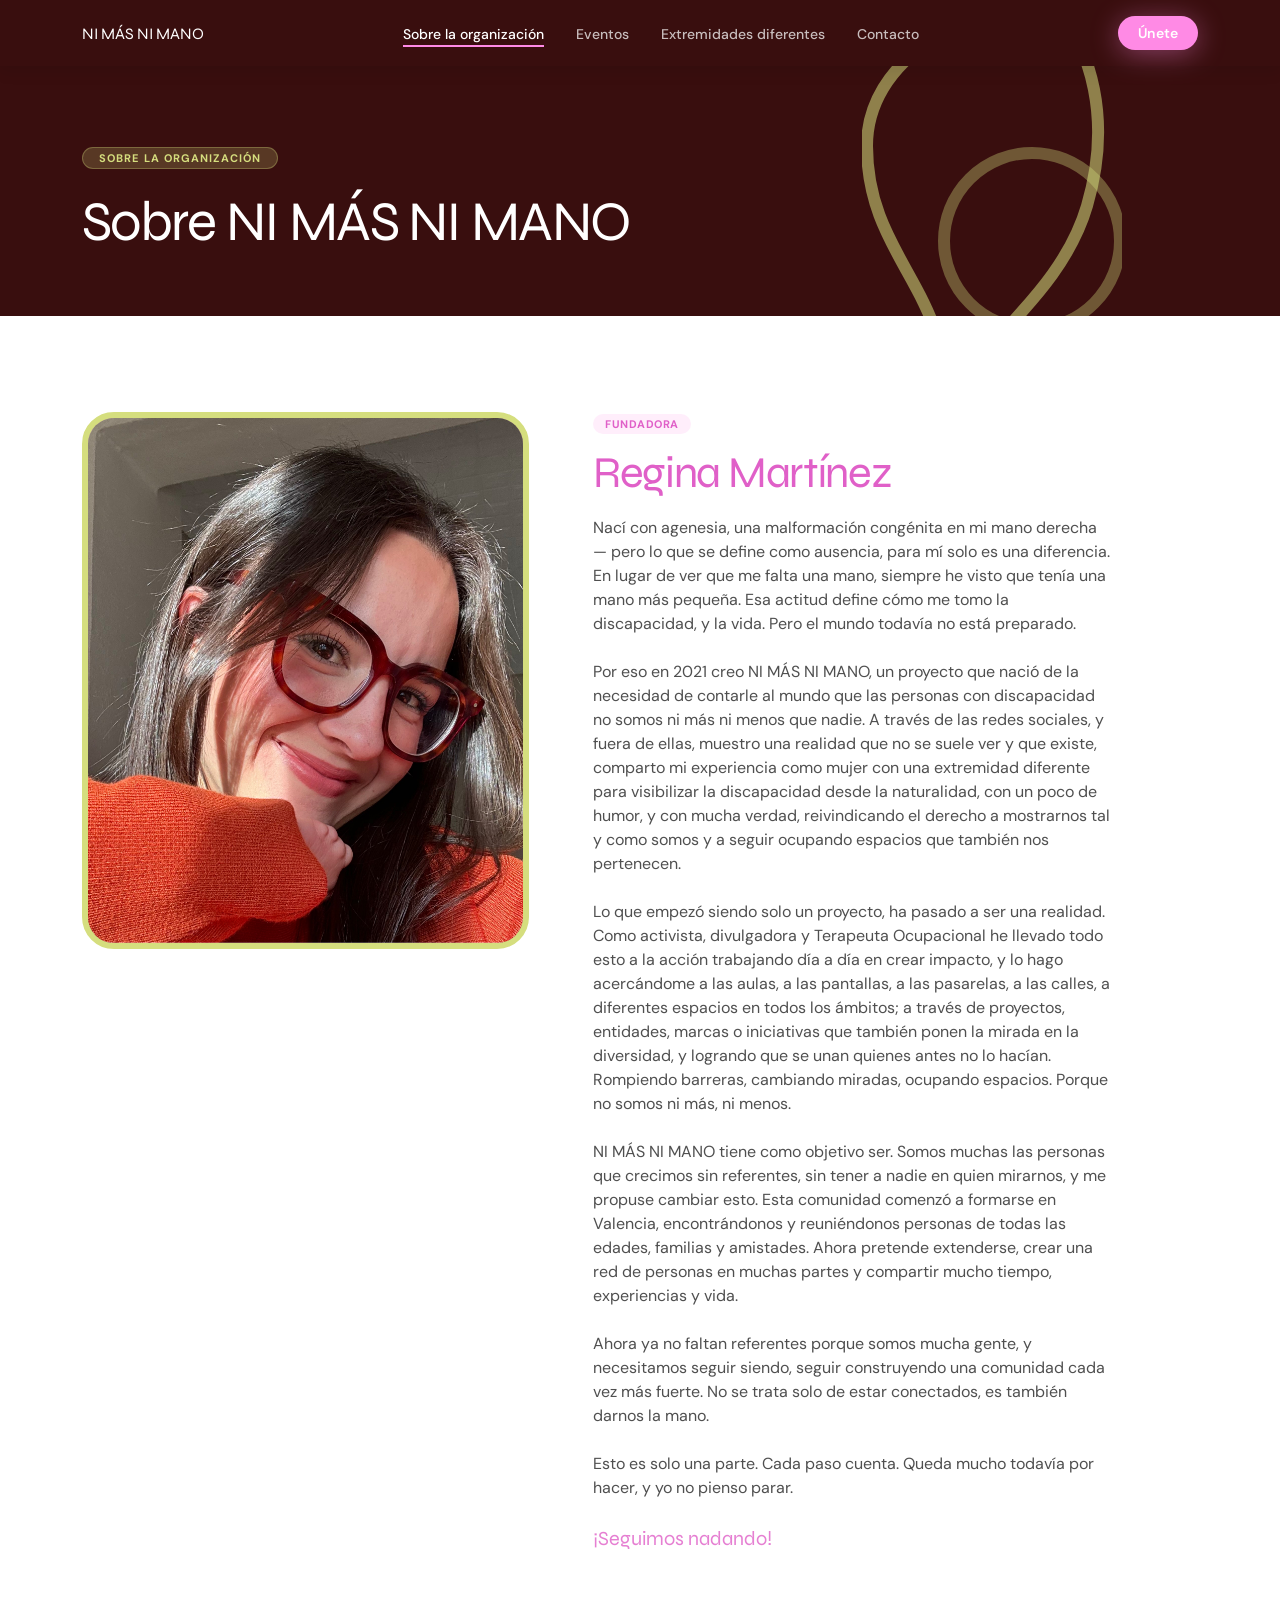
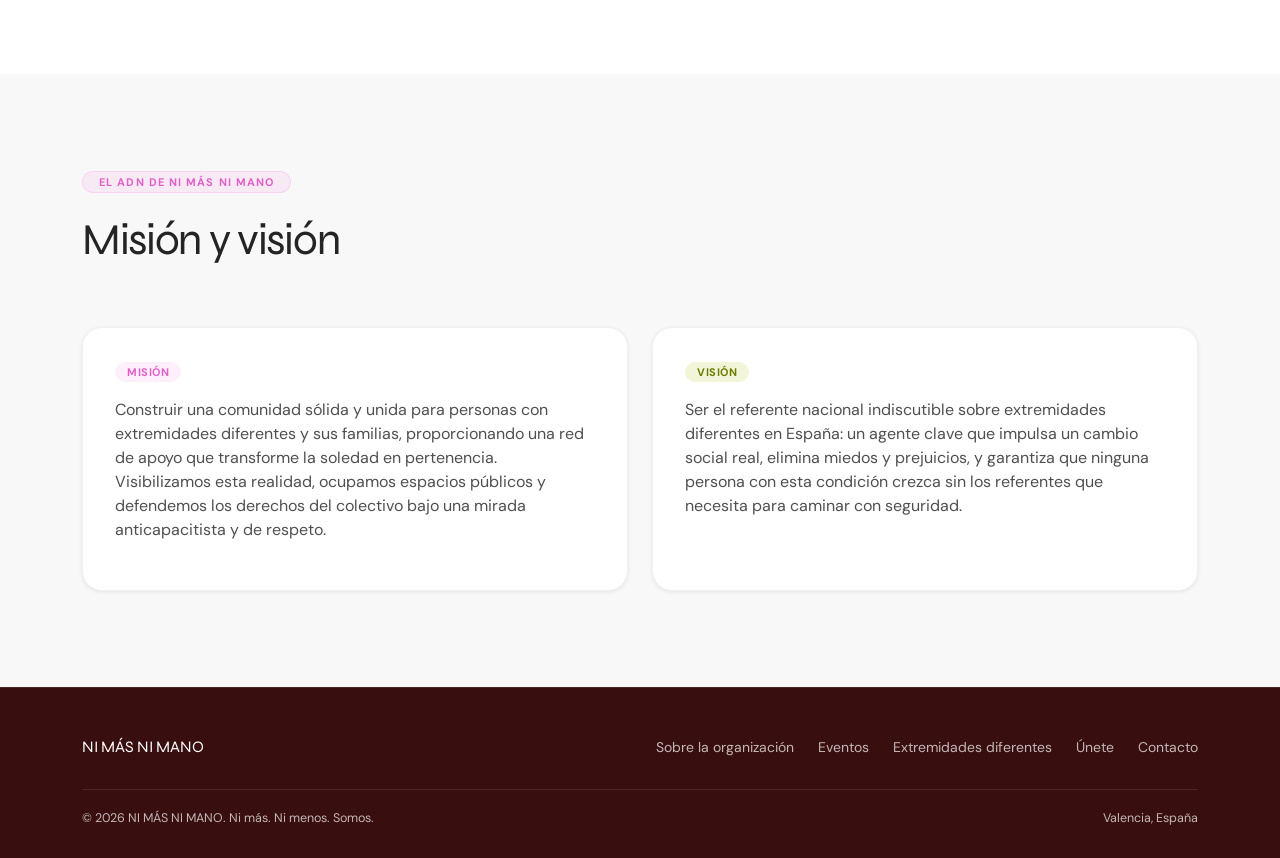
<file: sobre-la-organizacion.html>
<!DOCTYPE html>
<html lang="es">
<head>
<meta charset="UTF-8">
<meta name="viewport" content="width=device-width, initial-scale=1.0">
<title>Sobre la organización — NI MÁS NI MANO</title>
<link rel="preconnect" href="https://fonts.googleapis.com">
<link rel="preconnect" href="https://fonts.gstatic.com" crossorigin>
<link href="https://fonts.googleapis.com/css2?family=DM+Sans:ital,opsz,wght@0,9..40,300;0,9..40,400;0,9..40,500;0,9..40,600;0,9..40,700;1,9..40,400&family=Syne:wght@400;700;800&display=swap" rel="stylesheet">
<style>
  /* ============================================================
     DESIGN TOKENS — NI MÁS NI MANO v2.0 (sistema oficial)
  ============================================================ */
  :root {
    --color-rosa:     #FF8AE5;
    --color-negro:    #242424;
    --color-blanco:   #F8F8F8;
    --color-granate:  #390E0E;
    --color-verde:    #D5DE7E;

    --color-rosa-light:    #FFD4F7;
    --color-rosa-dark:     #E060C8;
    --color-verde-light:   #EBF0B2;
    --color-verde-dark:    #B0BB4A;
    --color-granate-light: #5C1A1A;
    --color-granate-dark:  #210808;
    --color-negro-soft:    #3A3A3A;
    --color-gris-100:      #F0F0F0;
    --color-gris-200:      #DEDEDE;
    --color-gris-400:      #A0A0A0;

    --font-display: 'Syne', sans-serif;
    --font-body:    'DM Sans', sans-serif;

    --size-xs:   0.75rem;
    --size-sm:   0.875rem;
    --size-md:   1rem;
    --size-lg:   1.25rem;
    --size-xl:   1.5rem;
    --size-2xl:  2rem;
    --size-3xl:  2.75rem;
    --size-4xl:  3.5rem;
    --size-5xl:  4.75rem;

    --weight-regular:  400;
    --weight-medium:   500;
    --weight-semibold: 600;
    --weight-bold:     700;
    --weight-extrabold: 800;

    --lh-tight:  1.05;
    --lh-snug:   1.2;
    --lh-normal: 1.5;
    --lh-loose:  1.75;

    --ls-tight:  -0.03em;
    --ls-normal:  0;
    --ls-wide:    0.05em;
    --ls-wider:   0.1em;

    --sp-1:  0.25rem;  --sp-2:  0.5rem;   --sp-3:  0.75rem;  --sp-4:  1rem;
    --sp-5:  1.25rem;  --sp-6:  1.5rem;   --sp-8:  2rem;     --sp-10: 2.5rem;
    --sp-12: 3rem;     --sp-16: 4rem;     --sp-20: 5rem;     --sp-24: 6rem;

    --r-sm:   0.375rem; --r-md:   0.75rem; --r-lg:   1.25rem; --r-xl:   2rem; --r-full: 9999px;

    --shadow-sm:    0 1px 4px rgba(0,0,0,0.08);
    --shadow-md:    0 4px 16px rgba(0,0,0,0.10);
    --shadow-lg:    0 12px 40px rgba(0,0,0,0.14);
    --shadow-rosa:  0 4px 28px rgba(255,138,229,0.40);
    --shadow-verde: 0 4px 28px rgba(213,222,126,0.35);

    --t-fast:   150ms ease;
    --t-normal: 250ms ease;
    --t-slow:   400ms cubic-bezier(0.4, 0, 0.2, 1);
  }

  *, *::before, *::after { box-sizing: border-box; }
  html { scroll-behavior: smooth; }
  @media (prefers-reduced-motion: reduce){ html{scroll-behavior:auto;} *{animation:none !important; transition:none !important;} }
  body {
    margin:0;
    font-family: var(--font-body);
    background: var(--color-blanco);
    color: var(--color-negro);
    -webkit-font-smoothing: antialiased;
  }
  a { color:inherit; text-decoration:none; }
  p { line-height: var(--lh-normal); }
  .wrap{ max-width:1180px; margin:0 auto; padding:0 var(--sp-8); }
  section{ padding: var(--sp-24) 0; }

  h1,h2,h3,h4{ font-family: var(--font-display); font-weight:var(--weight-regular); letter-spacing:var(--ls-tight); line-height:var(--lh-tight); margin:0; color:var(--color-negro); }
  .pink{ color:var(--color-rosa); }
  .verde{ color:var(--color-verde); }

  /* ---------- eyebrow / badge ---------- */
  .eyebrow{
    display:inline-flex; font-size:11px; font-weight:var(--weight-bold);
    letter-spacing:var(--ls-wider); text-transform:uppercase;
    background: rgba(255,138,229,0.12); color: var(--color-rosa-dark);
    border:1px solid rgba(255,138,229,0.25);
    padding:3px var(--sp-4); border-radius:var(--r-full); margin-bottom:var(--sp-6);
  }
  .eyebrow-light{ background:rgba(213,222,126,0.2); color:var(--color-verde); border-color:rgba(213,222,126,0.3); }
  .badge{
    display:inline-flex; align-items:center; font-size:11px; font-weight:var(--weight-bold);
    letter-spacing:var(--ls-wide); text-transform:uppercase; border-radius:var(--r-full); padding:3px var(--sp-3);
  }
  .badge-rosa{ background:rgba(255,138,229,0.15); color:var(--color-rosa-dark); }
  .badge-verde{ background:rgba(213,222,126,0.30); color:#6b7a00; }

  /* ---------- buttons ---------- */
  .btn{
    display:inline-flex; align-items:center; justify-content:center; gap:var(--sp-2);
    font-family:var(--font-body); font-weight:var(--weight-semibold); cursor:pointer;
    border:none; outline:none; white-space:nowrap; letter-spacing:.01em;
    transition:transform var(--t-fast), box-shadow var(--t-fast), background var(--t-fast), color var(--t-fast);
  }
  .btn:hover{ transform:translateY(-2px); }
  .btn:focus-visible{ outline:3px solid var(--color-granate); outline-offset:3px; }
  .btn-sm{ font-size:var(--size-sm); padding:var(--sp-2) var(--sp-5); border-radius:var(--r-full); }
  .btn-md{ font-size:var(--size-md); padding:var(--sp-3) var(--sp-8); border-radius:var(--r-full); }
  .btn-lg{ font-size:var(--size-lg); padding:var(--sp-4) var(--sp-10); border-radius:var(--r-full); }
  .btn-rosa{ background:var(--color-rosa); color:#fff; box-shadow:var(--shadow-rosa); }
  .btn-rosa:hover{ background:var(--color-rosa-dark); box-shadow:0 6px 36px rgba(255,138,229,.55); }
  .btn-verde{ background:var(--color-verde); color:var(--color-negro); box-shadow:var(--shadow-verde); }
  .btn-verde:hover{ background:var(--color-verde-dark); }
  .btn-outline{ background:transparent; color:var(--color-negro); border:2px solid var(--color-negro); }
  .btn-outline:hover{ background:var(--color-negro); color:#fff; }
  .btn-outline-rosa{ background:transparent; color:var(--color-rosa-dark); border:2px solid var(--color-rosa); }
  .btn-outline-rosa:hover{ background:var(--color-rosa); color:#fff; }
  .btn-outline-light{ background:transparent; color:#fff; border:2px solid #fff; }
  .btn-outline-light:hover{ background:#fff; color:var(--color-negro); }

  /* ---------- navbar ---------- */
  header{ position:sticky; top:0; z-index:100; background: var(--color-granate); box-shadow: var(--shadow-md); }
  .navbar{
    display:flex; align-items:center; justify-content:space-between;
    max-width:1180px; margin:0 auto;
    padding: var(--sp-4) var(--sp-8);
    color:#fff;
  }
  .navbar-logo{ display:flex; align-items:center; gap:var(--sp-3); font-family:var(--font-display); font-size:var(--size-md); }
  .logo-ring{
    width:38px; height:38px; border-radius:50%; border:2px solid var(--color-rosa);
    display:flex; align-items:center; justify-content:center; text-align:center;
    font-size:8.5px; font-weight:800; font-family:var(--font-body); line-height:1.1; padding:2px; flex-shrink:0;
  }
  .navbar-links{ display:flex; gap:var(--sp-8); list-style:none; margin:0; padding:0; }
  .navbar-links a{ font-size:var(--size-sm); font-weight:var(--weight-medium); color:rgba(248,248,248,.75); transition:color var(--t-fast); }
  .navbar-links a:hover{ color:#fff; }
  .burger{ display:none; background:none; border:none; cursor:pointer; padding:6px; }
  .burger span{ display:block; width:22px; height:2.5px; background:#fff; margin:5px 0; border-radius:2px; }
  @media (max-width:900px){
    .navbar-links{ position:absolute; top:100%; left:0; right:0; background:var(--color-granate);
      flex-direction:column; align-items:flex-start; padding:var(--sp-5) var(--sp-8); gap:var(--sp-4); display:none; }
    .navbar-links.open{ display:flex; }
    .burger{ display:block; }
  }
  .navbar-links a[aria-current="page"]{ color:#fff; border-bottom:2px solid var(--color-rosa); padding-bottom:2px; }

  /* ---------- skip link ---------- */
  .skip-link{
    position:absolute; left:-9999px; top:0; z-index:200;
    background:var(--color-rosa); color:#fff; padding:var(--sp-3) var(--sp-6);
    border-radius:0 0 var(--r-md) 0; font-weight:var(--weight-semibold); font-size:var(--size-sm);
  }
  .skip-link:focus{ left:0; }

  /* ---------- hero ---------- */
  .hero-dark{
    background: var(--color-granate); color:#fff; position:relative; overflow:hidden;
    padding: var(--sp-24) var(--sp-8);
  }
  .hero-dark h1, .hero-dark h2, .hero-dark h3, .hero-dark h4{ color:#fff; }
  .hero-graphic{ position:absolute; right:0; top:0; height:100%; width:45%; display:flex; align-items:center; justify-content:center; pointer-events:none; }
  .hero-inner{ position:relative; z-index:1; max-width:600px; }
  .hero-heading{ font-size:clamp(32px,5vw,var(--size-4xl)); }
  .hero-body{ font-size:var(--size-md); line-height:var(--lh-loose); margin-top:var(--sp-5); max-width:460px; opacity:.72; }
  .hero-actions{ display:flex; gap:var(--sp-4); margin-top:var(--sp-8); flex-wrap:wrap; }

  /* ---------- banner verde ---------- */
  .banner-verde{ background:var(--color-verde); text-align:center; padding:var(--sp-12) 0; }
  .banner-verde p{ font-family:var(--font-display); font-size:clamp(17px,2.2vw,var(--size-xl)); color:var(--color-negro); max-width:760px; margin:0 auto; }

  /* ---------- quienes somos ---------- */
  .quienes{ background:#fff; }
  .story{ display:grid; grid-template-columns:.85fr 1.15fr; gap:var(--sp-16); align-items:flex-start; }
  .story-portrait{
    border-radius:var(--r-xl); aspect-ratio:1737/2088; border:6px solid var(--color-verde);
    background: linear-gradient(150deg,#DDBBA9,#A9787A);
    overflow:hidden;
  }
  .story-portrait img{ width:100%; height:100%; object-fit:cover; object-position:top center; display:block; }
  .story h2{ color:var(--color-rosa-dark); font-size:clamp(28px,3.6vw,var(--size-3xl)); margin-bottom:var(--sp-5); }
  .story p{ font-size:var(--size-md); opacity:.8; margin:0 0 var(--sp-6); max-width:520px; }

  /* ---------- que hacemos ---------- */
  .section-head{ margin-bottom:var(--sp-16); max-width:640px; }
  .section-head h2{ font-size:clamp(28px,4vw,var(--size-3xl)); }
  .section-head p{ margin-top:var(--sp-4); opacity:.7; font-size:var(--size-md); }
  .card{ background:#fff; border-radius:var(--r-lg); padding:var(--sp-8); box-shadow:var(--shadow-sm); border:1px solid var(--color-gris-100); }
  .grid{ display:grid; gap:var(--sp-6); }
  .g2{ grid-template-columns:repeat(2,1fr); }
  .g3{ grid-template-columns:repeat(3,1fr); }
  .g4{ grid-template-columns:repeat(4,1fr); }
  .pillar-card ul{ margin:var(--sp-4) 0 0; padding-left:1.1rem; font-size:var(--size-sm); opacity:.82; }
  .pillar-card li{ margin-bottom:var(--sp-2); }
  .pillar-card h3{ font-size:var(--size-2xl); margin-top:var(--sp-4); }

  /* ---------- referentes ---------- */
  .referentes{ background:var(--color-verde-light); }
  .ref-card{ background:#fff; border-radius:var(--r-lg); padding:var(--sp-6); text-align:center; box-shadow:var(--shadow-sm); }
  .ref-avatar{ width:72px; height:72px; border-radius:50%; margin:0 auto var(--sp-4); background:linear-gradient(135deg,var(--color-rosa-light),var(--color-verde)); display:flex; align-items:center; justify-content:center; font-size:20px; }
  .ref-card h4{ font-family:var(--font-display); font-size:var(--size-sm); color:var(--color-negro); margin:0 0 4px; }
  .ref-card p{ font-size:12.5px; opacity:.75; margin:0; }
  .ref-note{ margin-top:var(--sp-8); text-align:center; font-size:var(--size-sm); opacity:.75; }
  .ref-note a{ color:var(--color-rosa-dark); font-weight:var(--weight-semibold); }

  /* ---------- prensa ---------- */
  .milestone{ border-radius:var(--r-lg); padding:var(--sp-8); color:#fff; }
  .milestone .yr{ font-family:var(--font-display); font-size:var(--size-3xl); }
  .milestone p{ opacity:.9; font-size:var(--size-sm); margin-top:var(--sp-2); }
  .press-row{ display:flex; gap:var(--sp-4); flex-wrap:wrap; justify-content:center; margin-top:var(--sp-8); }
  .press-chip{ font-size:var(--size-xs); font-weight:var(--weight-semibold); color:var(--color-negro); opacity:.5; background:var(--color-gris-100); padding:var(--sp-2) var(--sp-5); border-radius:var(--r-full); }

  /* ---------- event card ---------- */
  .eventos{ background:var(--color-blanco); }
  .eventos .section-head{ text-align:center; margin-left:auto; margin-right:auto; }
  .event-card{ border-radius:var(--r-xl); overflow:hidden; box-shadow:var(--shadow-md); background:#fff; transition:transform var(--t-normal), box-shadow var(--t-normal); display:flex; flex-direction:column; }
  .event-card:hover{ transform:translateY(-5px); box-shadow:var(--shadow-lg); }
  .event-card-img{ height:150px; display:flex; align-items:center; justify-content:center; overflow:hidden; }
  .event-card-body{ padding:var(--sp-6); }
  .event-card-tag{ font-size:10px; font-weight:var(--weight-bold); letter-spacing:var(--ls-wider); text-transform:uppercase; color:var(--color-rosa-dark); margin-bottom:var(--sp-2); }
  .event-card-title{ font-family:var(--font-display); font-size:var(--size-xl); line-height:var(--lh-snug); margin-bottom:var(--sp-3); }
  .event-card-desc{ font-size:var(--size-sm); color:#666; line-height:var(--lh-normal); margin-bottom:var(--sp-5); }

  /* ---------- unete ---------- */
  .unete-wrap{ background:var(--color-verde-light); }
  .unete-shell{ background:var(--color-granate); border-radius:var(--r-xl); padding:var(--sp-16); color:#fff; position:relative; overflow:hidden; }
  .unete-shell h1, .unete-shell h2, .unete-shell h3, .unete-shell h4{ color:#fff; }
  .unete-grid{ display:grid; grid-template-columns:.85fr 1.15fr; gap:var(--sp-12); position:relative; z-index:1; }
  .unete-copy p{ opacity:.8; margin-top:var(--sp-4); font-size:var(--size-sm); }
  .progress-track{ height:6px; background:rgba(255,255,255,.2); border-radius:3px; margin:var(--sp-8) 0 var(--sp-2); overflow:hidden; }
  .progress-fill{ height:100%; width:50%; background:var(--color-rosa); border-radius:3px; transition:width .3s ease; }
  .step-label{ font-size:var(--size-xs); opacity:.65; }
  .form-card{ background:#fff; border-radius:var(--r-lg); padding:var(--sp-8); color:var(--color-negro); }
  .form-step{ display:none; }
  .form-step.active{ display:block; }
  .field-row{ display:grid; grid-template-columns:1fr 1fr; gap:var(--sp-4); margin-bottom:var(--sp-4); }
  .form-group{ display:flex; flex-direction:column; gap:var(--sp-2); margin-bottom:var(--sp-4); }
  .form-group.full{ grid-column:1/-1; }
  .form-label{ font-size:var(--size-sm); font-weight:var(--weight-semibold); color:var(--color-granate); }
  .form-input{
    font-family:var(--font-body); font-size:var(--size-md); padding:var(--sp-3) var(--sp-5);
    border:2px solid var(--color-gris-200); border-radius:var(--r-full); outline:none; width:100%; background:#fff;
    transition:border-color var(--t-fast), box-shadow var(--t-fast);
  }
  .form-input:focus{ border-color:var(--color-rosa); box-shadow:0 0 0 3px rgba(255,138,229,.18); }
  .option-list{ display:flex; flex-direction:column; gap:var(--sp-2); }
  .option{ display:flex; align-items:flex-start; gap:var(--sp-2); font-size:var(--size-sm); background:var(--color-gris-100); border:1.5px solid var(--color-gris-200); border-radius:var(--r-md); padding:var(--sp-3); cursor:pointer; }
  .option input{ margin-top:2px; }
  .form-actions{ display:flex; justify-content:space-between; margin-top:var(--sp-6); gap:var(--sp-3); }
  .thankyou{ display:none; text-align:center; padding:var(--sp-8) 0; }
  .thankyou.active{ display:block; }
  .thankyou .check{ font-size:38px; }
  .donate-strip{ margin-top:var(--sp-8); display:flex; align-items:center; justify-content:space-between; background:rgba(255,255,255,.08); border-radius:var(--r-lg); padding:var(--sp-5) var(--sp-6); position:relative; z-index:1; flex-wrap:wrap; gap:var(--sp-4); }
  .donate-strip p{ margin:0; font-size:var(--size-sm); opacity:.85; max-width:420px; }

  /* ---------- extremidades ---------- */
  .accordion{ max-width:760px; }
  .acc-item{ border-bottom:1.5px solid var(--color-gris-200); padding:var(--sp-6) 0; }
  .acc-head{ display:flex; align-items:center; justify-content:space-between; width:100%; background:none; border:none; padding:0; text-align:left; cursor:pointer; font-family:var(--font-display); font-size:var(--size-lg); color:var(--color-granate); }
  .acc-head:focus-visible{ outline:3px solid var(--color-granate); outline-offset:3px; }
  .acc-head .icon{ width:28px; height:28px; border-radius:50%; background:rgba(255,138,229,.15); color:var(--color-rosa-dark); display:flex; align-items:center; justify-content:center; font-size:16px; flex-shrink:0; transition:transform .25s ease; }
  .acc-item.open .acc-head .icon{ transform:rotate(45deg); }
  .acc-body{ max-height:0; overflow:hidden; transition:max-height .3s ease; }
  .acc-item.open .acc-body{ max-height:260px; }
  .acc-body p{ padding-top:var(--sp-3); font-size:var(--size-md); opacity:.8; max-width:640px; }

  /* ---------- contacto ---------- */
  .contacto{ background:var(--color-verde-light); }
  .contact-grid{ display:grid; grid-template-columns:1fr 1fr; gap:var(--sp-16); align-items:start; }
  .contact-list{ display:flex; flex-direction:column; gap:var(--sp-4); margin-top:var(--sp-6); }
  .contact-item{ display:flex; align-items:center; gap:var(--sp-4); background:#fff; border-radius:var(--r-md); padding:var(--sp-4) var(--sp-5); box-shadow:var(--shadow-sm); }
  .contact-item .ic{ width:40px; height:40px; border-radius:50%; background:rgba(255,138,229,.15); color:var(--color-rosa-dark); display:flex; align-items:center; justify-content:center; flex-shrink:0; }
  .contact-item b{ color:var(--color-granate); font-size:var(--size-md); display:block; }
  .contact-item span{ font-size:var(--size-xs); opacity:.65; }
  .mini-form textarea{
    font-family:var(--font-body); font-size:var(--size-md); padding:var(--sp-3) var(--sp-5);
    border:2px solid var(--color-gris-200); border-radius:var(--r-md); width:100%; resize:vertical; min-height:90px; background:#fff; outline:none;
  }
  .mini-form textarea:focus{ border-color:var(--color-rosa); }

  footer{ background:var(--color-granate); color:rgba(255,255,255,.7); padding:var(--sp-12) 0 var(--sp-8); border-top:1px solid rgba(255,255,255,.1); }
  .footer-top{ display:flex; justify-content:space-between; flex-wrap:wrap; gap:var(--sp-6); padding-bottom:var(--sp-8); border-bottom:1px solid rgba(255,255,255,.1); }
  .footer-links{ display:flex; gap:var(--sp-6); flex-wrap:wrap; list-style:none; padding:0; margin:0; }
  .footer-links a{ color:#fff; opacity:.7; font-size:var(--size-sm); }
  .footer-bottom{ display:flex; justify-content:space-between; padding-top:var(--sp-5); font-size:12.5px; flex-wrap:wrap; gap:var(--sp-2); }

  [data-reveal]{ opacity:0; transform:translateY(18px); transition:opacity .6s ease, transform .6s ease; }
  [data-reveal].in{ opacity:1; transform:none; }

  @media (max-width:900px){
    .story, .unete-grid, .contact-grid{ grid-template-columns:1fr; }
    .g2, .g3{ grid-template-columns:1fr; }
    .g4{ grid-template-columns:repeat(2,1fr); }
    section{ padding:var(--sp-16) 0; }
    .hero-graphic{ display:none; }
    .unete-shell{ padding:var(--sp-8); }
    .field-row{ grid-template-columns:1fr; }
  }
</style>
</head>
<body>

<a href="#main-content" class="skip-link">Saltar al contenido</a>

<!-- ================= NAV ================= -->
<header>
  <div class="navbar">
    <a href="index.html#inicio" class="navbar-logo">
NI MÁS NI MANO    </a>
    <ul class="navbar-links" id="navLinks">
      <li><a href="sobre-la-organizacion.html" aria-current="page">Sobre la organización</a></li>
      <li><a href="eventos.html">Eventos</a></li>
      <li><a href="extremidades-diferentes.html">Extremidades diferentes</a></li>
      <li><a href="index.html#unete">Contacto</a></li>
    </ul>
    <a href="index.html#unete" class="btn btn-rosa btn-sm">Únete</a>
    <button class="burger" id="burgerBtn" aria-label="Abrir menú" aria-expanded="false"><span></span><span></span><span></span></button>
  </div>
</header>

<!-- ================= HERO SOBRE LA ORGANIZACIÓN ================= -->
<section class="hero-dark" id="main-content" style="padding-top:var(--sp-20); padding-bottom:var(--sp-16);">
  <div class="hero-graphic">
    <svg viewBox="0 0 260 400" width="260" height="100%" fill="none" preserveAspectRatio="xMidYMid slice" aria-hidden="true">
      <path d="M190 15 C230 55 250 130 225 215 C200 300 120 350 110 385 L100 410 M100 410 C100 410 90 380 75 345 C55 280 5 240 5 155 C5 70 100 15 190 15" stroke="#D5DE7E" stroke-width="12" stroke-linecap="round" fill="none" opacity="0.55"/>
      <circle cx="170" cy="250" r="88" stroke="#D5DE7E" stroke-width="12" fill="none" opacity="0.35"/>
    </svg>
  </div>
  <div class="wrap">
    <div class="hero-inner">
      <span class="eyebrow eyebrow-light">Sobre la organización</span>
      <h1 class="hero-heading" style="font-size:clamp(30px,4.5vw,var(--size-4xl));">Sobre NI MÁS NI MANO</h1>
    </div>
  </div>
</section>

<!-- ================= HISTORIA COMPLETA ================= -->
<section class="quienes" data-reveal>
  <div class="wrap">
    <div class="story">
      <div class="story-portrait">
        <img src="regina.jpg" alt="Regina Martínez, fundadora de NI MÁS NI MANO">
      </div>
      <div>
        <span class="badge badge-rosa" style="margin-bottom:var(--sp-4);">Fundadora</span>
        <h2>Regina Martínez</h2>
        <p>Nací con agenesia, una malformación congénita en mi mano derecha — pero lo que se define como ausencia, para mí solo es una diferencia. En lugar de ver que me falta una mano, siempre he visto que tenía una mano más pequeña. Esa actitud define cómo me tomo la discapacidad, y la vida. Pero el mundo todavía no está preparado.</p>
        <p>Por eso en 2021 creo NI MÁS NI MANO, un proyecto que nació de la necesidad de contarle al mundo que las personas con discapacidad no somos ni más ni menos que nadie. A través de las redes sociales, y fuera de ellas, muestro una realidad que no se suele ver y que existe, comparto mi experiencia como mujer con una extremidad diferente para visibilizar la discapacidad desde la naturalidad, con un poco de humor, y con mucha verdad, reivindicando el derecho a mostrarnos tal y como somos y a seguir ocupando espacios que también nos pertenecen.</p>
        <p>Lo que empezó siendo solo un proyecto, ha pasado a ser una realidad. Como activista, divulgadora y Terapeuta Ocupacional he llevado todo esto a la acción trabajando día a día en crear impacto, y lo hago acercándome a las aulas, a las pantallas, a las pasarelas, a las calles, a diferentes espacios en todos los ámbitos; a través de proyectos, entidades, marcas o iniciativas que también ponen la mirada en la diversidad, y logrando que se unan quienes antes no lo hacían. Rompiendo barreras, cambiando miradas, ocupando espacios. Porque no somos ni más, ni menos.</p>
        <p>NI MÁS NI MANO tiene como objetivo ser. Somos muchas las personas que crecimos sin referentes, sin tener a nadie en quien mirarnos, y me propuse cambiar esto. Esta comunidad comenzó a formarse en Valencia, encontrándonos y reuniéndonos personas de todas las edades, familias y amistades. Ahora pretende extenderse, crear una red de personas en muchas partes y compartir mucho tiempo, experiencias y vida.</p>
        <p>Ahora ya no faltan referentes porque somos mucha gente, y necesitamos seguir siendo, seguir construyendo una comunidad cada vez más fuerte. No se trata solo de estar conectados, es también darnos la mano.</p>
        <p>Esto es solo una parte. Cada paso cuenta. Queda mucho todavía por hacer, y yo no pienso parar.</p>
        <p style="font-family:var(--font-display); color:var(--color-rosa-dark); font-size:var(--size-lg);">¡Seguimos nadando!</p>
      </div>
    </div>
  </div>
</section>

<!-- ================= MISIÓN Y VISIÓN ================= -->
<section id="mision-vision" data-reveal>
  <div class="wrap">
    <div class="section-head">
      <span class="eyebrow">El ADN de NI MÁS NI MANO</span>
      <h2>Misión y visión</h2>
    </div>
    <div class="grid g2">
      <div class="card">
        <span class="badge badge-rosa">Misión</span>
        <p style="margin-top:var(--sp-4); opacity:.8;">Construir una comunidad sólida y unida para personas con extremidades diferentes y sus familias, proporcionando una red de apoyo que transforme la soledad en pertenencia. Visibilizamos esta realidad, ocupamos espacios públicos y defendemos los derechos del colectivo bajo una mirada anticapacitista y de respeto.</p>
      </div>
      <div class="card">
        <span class="badge badge-verde">Visión</span>
        <p style="margin-top:var(--sp-4); opacity:.8;">Ser el referente nacional indiscutible sobre extremidades diferentes en España: un agente clave que impulsa un cambio social real, elimina miedos y prejuicios, y garantiza que ninguna persona con esta condición crezca sin los referentes que necesita para caminar con seguridad.</p>
      </div>
    </div>
  </div>
</section>

<footer>
  <div class="wrap">
    <div class="footer-top">
<a href="index.html#inicio" class="navbar-logo" style="color:#fff;">NI MÁS NI MANO</a>
      <ul class="footer-links">
        <li><a href="sobre-la-organizacion.html">Sobre la organización</a></li>
        <li><a href="eventos.html">Eventos</a></li>
        <li><a href="extremidades-diferentes.html">Extremidades diferentes</a></li>
        <li><a href="index.html#unete">Únete</a></li>
        <li><a href="index.html#unete">Contacto</a></li>
      </ul>
    </div>
    <div class="footer-bottom">
      <span>© 2026 NI MÁS NI MANO. Ni más. Ni menos. Somos.</span>
      <span>Valencia, España</span>
    </div>
  </div>
</footer>

<script>
  const burger = document.getElementById('burgerBtn');
  const navLinks = document.getElementById('navLinks');
  burger.addEventListener('click', () => {
    const isOpen = navLinks.classList.toggle('open');
    burger.setAttribute('aria-expanded', isOpen ? 'true' : 'false');
    burger.setAttribute('aria-label', isOpen ? 'Cerrar menú' : 'Abrir menú');
  });
  navLinks.querySelectorAll('a').forEach(a => a.addEventListener('click', () => {
    navLinks.classList.remove('open');
    burger.setAttribute('aria-expanded', 'false');
    burger.setAttribute('aria-label', 'Abrir menú');
  }));

  const revealEls = document.querySelectorAll('[data-reveal]');
  const io = new IntersectionObserver((entries) => {
    entries.forEach(e => { if(e.isIntersecting){ e.target.classList.add('in'); io.unobserve(e.target); } });
  }, {threshold:.12});
  revealEls.forEach(el => io.observe(el));
</script>
</body>
</html>
</file>
